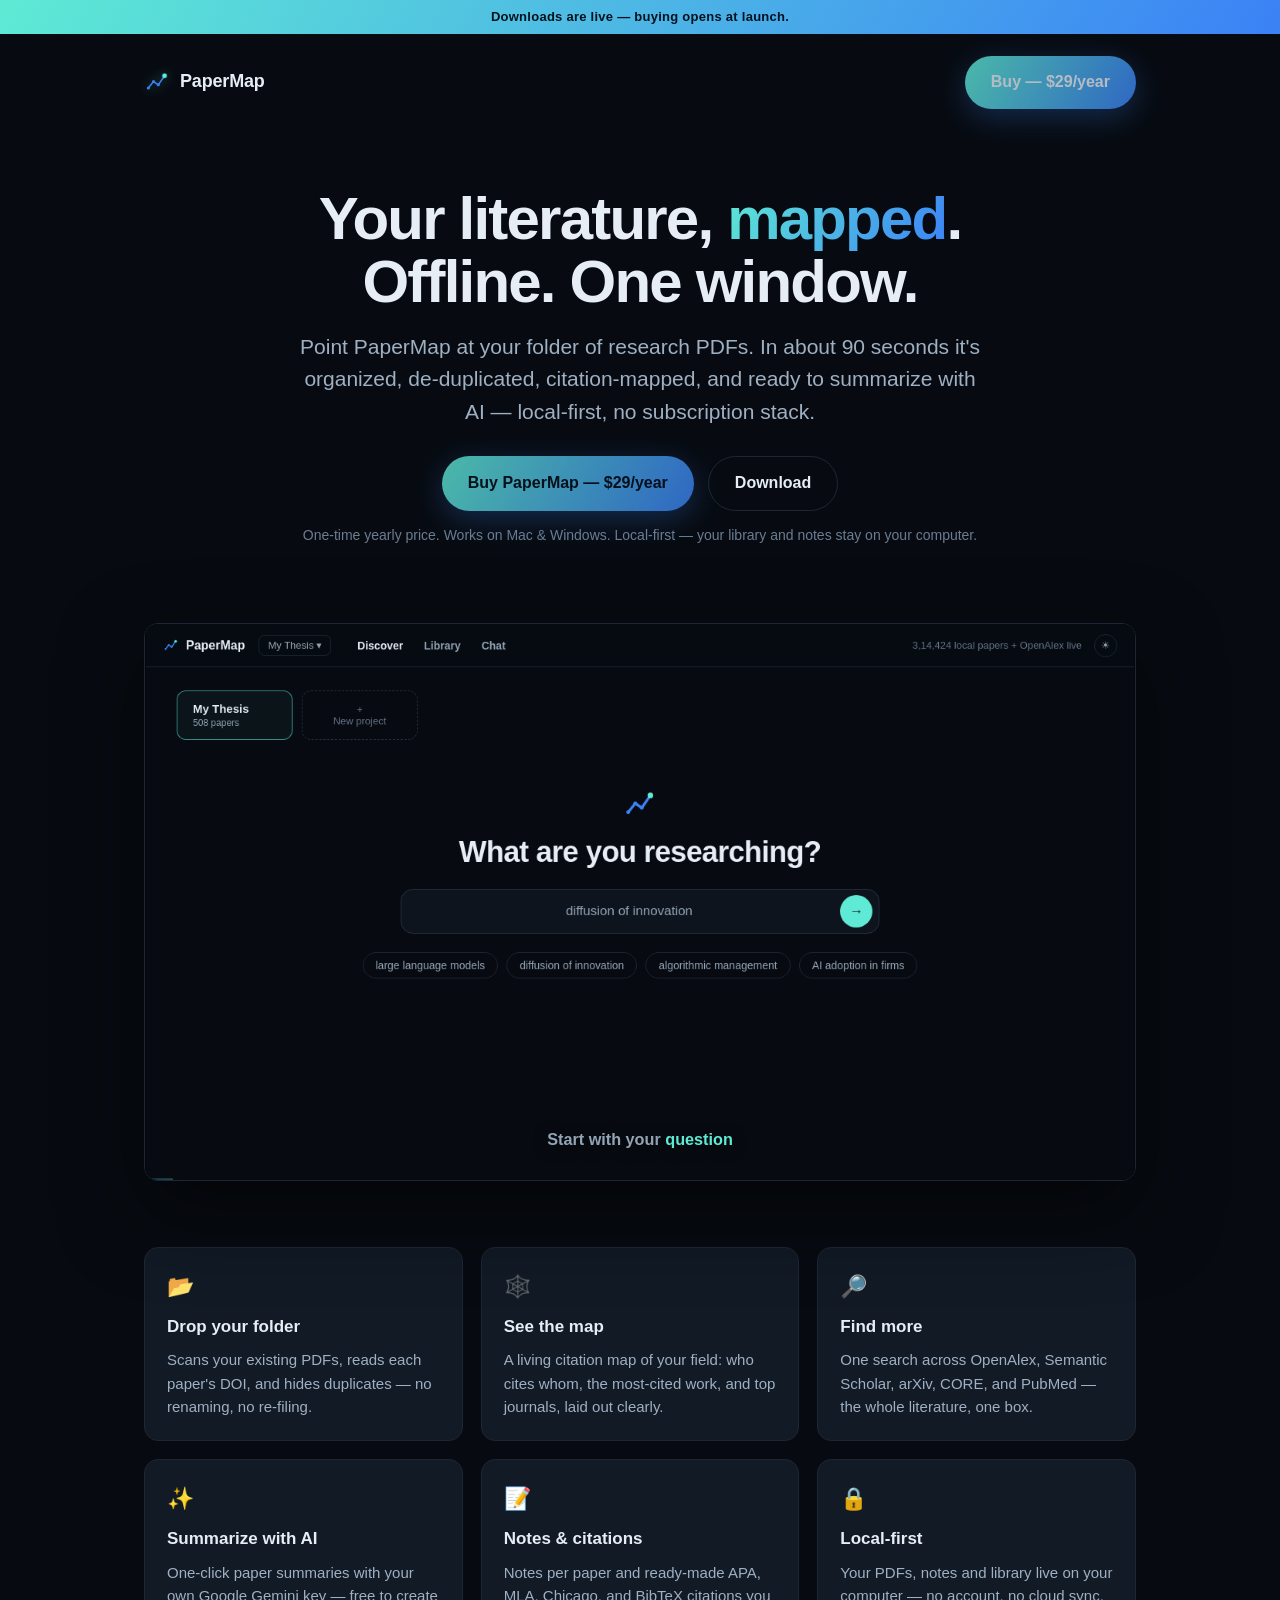
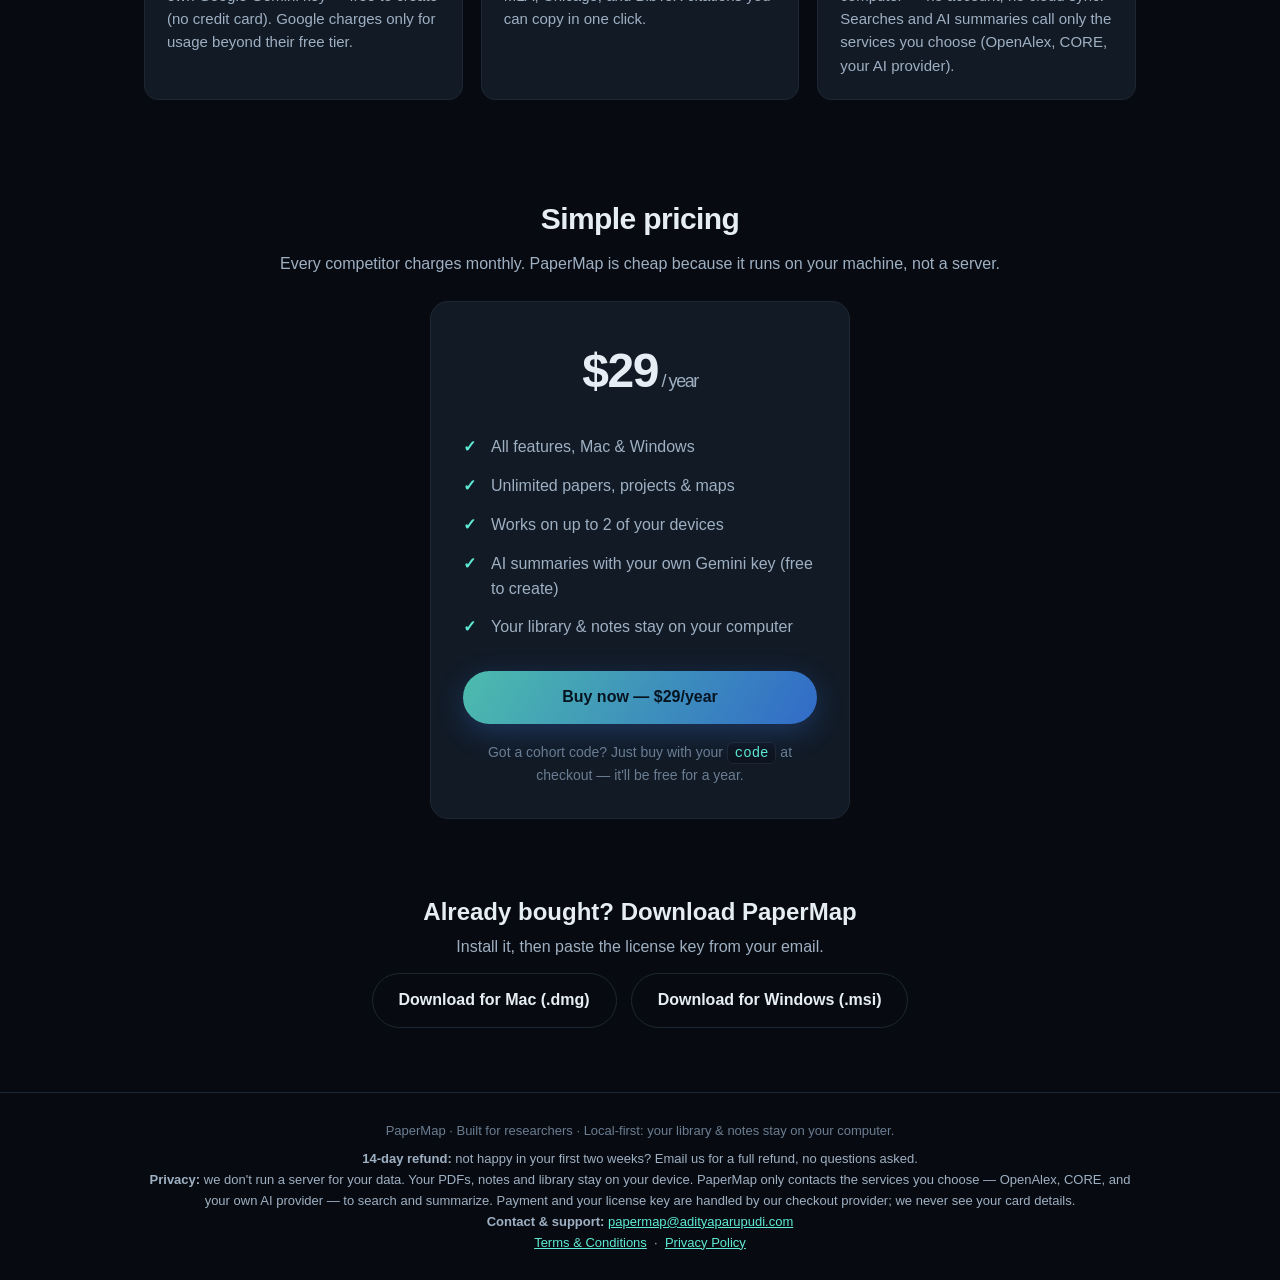
<file: papermap/index.html>
<!DOCTYPE html>
<html lang="en">
<head>
  <meta charset="UTF-8" />
  <meta name="viewport" content="width=device-width, initial-scale=1.0" />
  <title>PaperMap — your literature, mapped. Offline. One window.</title>
  <meta name="description" content="PaperMap turns your folder of research PDFs into a connected, searchable, AI-summarized map. Local-first. $29 a year." />
  <!-- Link preview (Open Graph) — controls how the link looks when pasted into iMessage,
       WhatsApp, Slack, LinkedIn, email, etc. Not a social account. If you host this somewhere
       other than papermap.adityaparupudi.com, change the domain in the 3 URLs below
       (canonical, og:url, og:image). -->
  <link rel="canonical" href="https://papermap.adityaparupudi.com/" />
  <meta property="og:type" content="website" />
  <meta property="og:site_name" content="PaperMap" />
  <meta property="og:title" content="PaperMap — your literature, mapped." />
  <meta property="og:description" content="Turn your folder of research PDFs into a connected, searchable, AI-summarized map. Local-first. $29 a year." />
  <meta property="og:url" content="https://papermap.adityaparupudi.com/" />
  <meta property="og:image" content="https://papermap.adityaparupudi.com/og-cover.png" />
  <meta property="og:image:width" content="1200" />
  <meta property="og:image:height" content="630" />
  <link rel="icon" type="image/svg+xml" href="data:image/svg+xml,%3Csvg xmlns='http://www.w3.org/2000/svg' viewBox='0 0 120 120'%3E%3Cpath d='M20 88 L44 58 L66 73 L95 31' fill='none' stroke='%233b82f6' stroke-width='8' stroke-linecap='round' stroke-linejoin='round'/%3E%3Ccircle cx='20' cy='88' r='7' fill='%233b82f6'/%3E%3Ccircle cx='44' cy='58' r='7' fill='%233b82f6'/%3E%3Ccircle cx='66' cy='73' r='7' fill='%233b82f6'/%3E%3Ccircle cx='95' cy='31' r='10.5' fill='%235eead4'/%3E%3C/svg%3E" />
  <style>
    /* ---- PaperMap landing. Single file, no backend. Edit the PLACEHOLDERS. ---- */
    :root {
      --bg: #070b11; --bg-soft: #0e141d; --card: #111a25; --border: #1d2733;
      --text: #e6edf5; --muted: #9fb0c3; --faint: #6b7d92;
      --accent: #3b82f6; --teal: #5eead4; --gold: #fbbf24;
      --radius: 14px; --maxw: 1040px;
      --font: -apple-system, BlinkMacSystemFont, "Segoe UI", Roboto, Helvetica, Arial, sans-serif;
    }
    * { box-sizing: border-box; }
    html, body { margin: 0; padding: 0; }
    body {
      background: radial-gradient(1200px 600px at 50% -10%, #0d1826 0%, var(--bg) 55%) no-repeat, var(--bg);
      color: var(--text); font-family: var(--font); line-height: 1.55;
      -webkit-font-smoothing: antialiased;
    }
    a { color: var(--teal); }
    .wrap { max-width: var(--maxw); margin: 0 auto; padding: 0 24px; }

    /* Nav */
    header.nav { padding: 22px 0; }
    .nav-row { display: flex; align-items: center; justify-content: space-between; }
    .brand { display: flex; align-items: center; gap: 10px; font-weight: 700; font-size: 18px; letter-spacing: -0.01em; }
    .brand .dot { width: 26px; height: 26px; border-radius: 8px; background: linear-gradient(135deg, var(--teal), var(--accent)); }
    .nav a.cta { color: var(--text); }

    /* Hero */
    .hero { text-align: center; padding: 56px 0 36px; }
    .hero h1 { font-size: clamp(34px, 6vw, 60px); line-height: 1.05; margin: 0 0 18px; letter-spacing: -0.03em; }
    .hero h1 .grad { background: linear-gradient(120deg, var(--teal), var(--accent)); -webkit-background-clip: text; background-clip: text; color: transparent; }
    .hero p.sub { font-size: clamp(17px, 2.4vw, 21px); color: var(--muted); max-width: 680px; margin: 0 auto 28px; }
    .btns { display: flex; gap: 14px; justify-content: center; flex-wrap: wrap; }
    .btn { display: inline-flex; align-items: center; gap: 8px; font-size: 16px; font-weight: 600; text-decoration: none; padding: 14px 26px; border-radius: 999px; transition: transform .12s ease, box-shadow .12s ease, background .15s; }
    .btn-primary { background: linear-gradient(120deg, var(--teal), var(--accent)); color: #04121f; box-shadow: 0 8px 30px rgba(59,130,246,.35); }
    .btn-primary:hover { transform: translateY(-2px); box-shadow: 0 12px 36px rgba(59,130,246,.5); }
    .btn-ghost { background: transparent; color: var(--text); border: 1px solid var(--border); }
    .btn-ghost:hover { border-color: var(--teal); color: var(--teal); }
    .price-note { margin-top: 14px; color: var(--faint); font-size: 14px; }

    /* Demo */
    .demo { margin: 40px auto 10px; }
    .demo-frame {
      position: relative; width: 100%; aspect-ratio: 16 / 9; border-radius: var(--radius); overflow: hidden;
      border: 1px solid var(--border); background: var(--bg-soft);
      box-shadow: 0 30px 80px rgba(0,0,0,.55);
      display: flex; align-items: center; justify-content: center;
    }
    .demo-frame .placeholder { text-align: center; color: var(--faint); padding: 24px; }
    .demo-frame iframe, .demo-frame video { width: 100%; height: 100%; border: 0; }

    /* Features */
    .features { padding: 56px 0; }
    .grid { display: grid; grid-template-columns: repeat(auto-fit, minmax(240px, 1fr)); gap: 18px; }
    .card { background: var(--card); border: 1px solid var(--border); border-radius: var(--radius); padding: 22px; }
    .card h3 { margin: 0 0 8px; font-size: 17px; }
    .card p { margin: 0; color: var(--muted); font-size: 15px; }
    .card .ic { font-size: 22px; margin-bottom: 10px; display: block; }

    /* Pricing */
    .pricing { padding: 40px 0 64px; text-align: center; }
    .pricing h2 { font-size: 30px; letter-spacing: -0.02em; margin: 0 0 10px; }
    .price-card { max-width: 420px; margin: 24px auto 0; background: var(--card); border: 1px solid var(--border); border-radius: 18px; padding: 32px; }
    .price-card .amt { font-size: 48px; font-weight: 800; letter-spacing: -0.03em; }
    .price-card .amt span { font-size: 18px; font-weight: 500; color: var(--muted); }
    .price-card ul { text-align: left; margin: 20px 0 24px; padding: 0; list-style: none; }
    .price-card li { padding: 7px 0 7px 28px; position: relative; color: var(--muted); }
    .price-card li::before { content: "✓"; position: absolute; left: 0; color: var(--teal); font-weight: 700; }
    .cohort { margin-top: 18px; color: var(--faint); font-size: 14px; }
    .cohort code { background: var(--bg-soft); border: 1px solid var(--border); border-radius: 6px; padding: 2px 7px; color: var(--teal); }

    /* Downloads */
    .downloads { padding: 10px 0 64px; text-align: center; }
    .downloads .btns { margin-top: 14px; }

    footer { border-top: 1px solid var(--border); padding: 28px 0; color: var(--faint); font-size: 13px; text-align: center; }
    .ph { outline: 1px dashed var(--gold); outline-offset: 3px; }
    .ph-note { color: var(--gold); font-size: 12px; }
  </style>
</head>
<body>
  <header class="nav">
    <div class="wrap nav-row">
      <div class="brand"><svg class="mark" width="26" height="26" viewBox="0 0 120 120" fill="none" aria-hidden="true" style="filter: drop-shadow(0 0 6px rgba(94,234,212,.4))"><path d="M20 88 L44 58 L66 73 L95 31" fill="none" stroke="#3b82f6" stroke-width="7" stroke-linecap="round" stroke-linejoin="round"/><circle cx="20" cy="88" r="7" fill="#3b82f6"/><circle cx="44" cy="58" r="7" fill="#3b82f6"/><circle cx="66" cy="73" r="7" fill="#3b82f6"/><circle cx="95" cy="31" r="14" fill="#5eead4" opacity="0.16"/><circle cx="95" cy="31" r="10.5" fill="#5eead4"/></svg> PaperMap</div>
      <!-- PLACEHOLDER: replace # with your Lemon Squeezy checkout URL -->
      <a class="btn btn-primary cta" id="buy-nav" href="#buy">Buy — $29/year</a>
    </div>
  </header>

  <main>
    <section class="hero">
      <div class="wrap">
        <h1>Your literature, <span class="grad">mapped</span>.<br />Offline. One window.</h1>
        <p class="sub">
          Point PaperMap at your folder of research PDFs. In about 90 seconds it's organized,
          de-duplicated, citation-mapped, and ready to summarize with AI — local-first,
          no subscription stack.
        </p>
        <div class="btns">
          <!-- PLACEHOLDER: replace # with your Lemon Squeezy checkout URL -->
          <a class="btn btn-primary" id="buy-hero" href="#buy">Buy PaperMap — $29/year</a>
          <a class="btn btn-ghost" href="#download">Download</a>
        </div>
        <div class="price-note">One‑time yearly price. Works on Mac & Windows. Local‑first — your library and notes stay on your computer.</div>
      </div>
    </section>

    <section class="wrap demo">
      <div class="demo-frame">
        <iframe src="demo.html" title="PaperMap — 90-second demo" loading="lazy" scrolling="no"></iframe>
      </div>
    </section>

    <section class="features">
      <div class="wrap">
        <div class="grid">
          <div class="card"><span class="ic">📂</span><h3>Drop your folder</h3><p>Scans your existing PDFs, reads each paper's DOI, and hides duplicates — no renaming, no re-filing.</p></div>
          <div class="card"><span class="ic">🕸️</span><h3>See the map</h3><p>A living citation map of your field: who cites whom, the most-cited work, and top journals, laid out clearly.</p></div>
          <div class="card"><span class="ic">🔎</span><h3>Find more</h3><p>One search across OpenAlex, Semantic Scholar, arXiv, CORE, and PubMed — the whole literature, one box.</p></div>
          <div class="card"><span class="ic">✨</span><h3>Summarize with AI</h3><p>One-click paper summaries with your own Google Gemini key — free to create (no credit card). Google charges only for usage beyond their free tier.</p></div>
          <div class="card"><span class="ic">📝</span><h3>Notes & citations</h3><p>Notes per paper and ready-made APA, MLA, Chicago, and BibTeX citations you can copy in one click.</p></div>
          <div class="card"><span class="ic">🔒</span><h3>Local‑first</h3><p>Your PDFs, notes and library live on your computer — no account, no cloud sync. Searches and AI summaries call only the services you choose (OpenAlex, CORE, your AI provider).</p></div>
        </div>
      </div>
    </section>

    <section class="pricing" id="buy">
      <div class="wrap">
        <h2>Simple pricing</h2>
        <p style="color:var(--muted);margin:0;">Every competitor charges monthly. PaperMap is cheap because it runs on your machine, not a server.</p>
        <div class="price-card">
          <div class="amt">$29<span> / year</span></div>
          <ul>
            <li>All features, Mac & Windows</li>
            <li>Unlimited papers, projects & maps</li>
            <li>Works on up to 2 of your devices</li>
            <li>AI summaries with your own Gemini key (free to create)</li>
            <li>Your library &amp; notes stay on your computer</li>
          </ul>
          <!-- PLACEHOLDER: replace # with your Lemon Squeezy checkout URL -->
          <a class="btn btn-primary" id="buy-card" href="#" style="width:100%;justify-content:center;">Buy now — $29/year</a>
          <div class="cohort">
            Got a cohort code? Just buy with your <code>code</code> at checkout — it'll be free for a year.
          </div>
        </div>
      </div>
    </section>

    <section class="downloads" id="download">
      <div class="wrap">
        <h2 style="font-size:24px;margin:0 0 4px;">Already bought? Download PaperMap</h2>
        <p style="color:var(--muted);margin:0;">Install it, then paste the license key from your email.</p>
        <div class="btns">
          <!-- PLACEHOLDER: replace # with your GitHub Release .dmg / .msi links -->
          <a class="btn btn-ghost" id="dl-mac" href="#"> Download for Mac (.dmg)</a>
          <a class="btn btn-ghost" id="dl-win" href="#"> Download for Windows (.msi)</a>
        </div>
      </div>
    </section>
  </main>

  <footer>
    <div class="wrap">
      PaperMap · Built for researchers · Local‑first: your library &amp; notes stay on your computer.<br />
      <span style="display:inline-block;margin-top:8px;color:var(--muted);font-size:13px;line-height:1.6;">
        <strong>14‑day refund:</strong> not happy in your first two weeks? Email us for a full refund, no questions asked.<br />
        <strong>Privacy:</strong> we don't run a server for your data. Your PDFs, notes and library stay on your device.
        PaperMap only contacts the services you choose — OpenAlex, CORE, and your own AI provider — to search and summarize.
        Payment and your license key are handled by our checkout provider; we never see your card details.<br />
        <strong>Contact &amp; support:</strong> <a href="mailto:papermap@adityaparupudi.com">papermap@adityaparupudi.com</a><br />
        <a href="/terms.html">Terms &amp; Conditions</a> &nbsp;·&nbsp; <a href="/privacy.html">Privacy Policy</a>
      </span>
    </div>
  </footer>

  <script>
    // Single place to set your live URLs once, instead of editing each link.
    // Fill these in after your Lemon Squeezy store + GitHub Release exist.
    var PAPERMAP = {
      // Buy stays OFF until Lemon Squeezy approves the store for live payments.
      // At launch: set buyLive to true and redeploy — the checkout URL is already in place.
      buyLive: false,
      checkoutUrl: "https://papermap.lemonsqueezy.com/checkout/buy/534f5fb5-5ec2-49ea-aaf6-47a0901fdb1f",  // Lemon Squeezy checkout
      macDownloadUrl: "https://github.com/blastadi/aditya-website/releases/download/papermap-downloads/PaperMap-mac.dmg",
      winDownloadUrl: "https://github.com/blastadi/aditya-website/releases/download/papermap-downloads/PaperMap-windows.msi",
    };
    (function () {
      var live = PAPERMAP.buyLive && !!PAPERMAP.checkoutUrl;
      var toast;
      function showSoon() {
        if (!toast) { toast = document.createElement("div"); toast.className = "soon-toast"; document.body.appendChild(toast); }
        toast.textContent = "Launching soon — checkout isn’t live yet.";
        toast.classList.add("show"); clearTimeout(showSoon._t);
        showSoon._t = setTimeout(function () { toast.classList.remove("show"); }, 2200);
      }
      // Wire each CTA if its URL exists; otherwise show a tasteful "coming soon" state
      // (no dead # jump). Everything auto-resolves once you paste the real URLs.
      function wire(id, url) {
        var el = document.getElementById(id); if (!el) return;
        if (url) { el.setAttribute("href", url); el.classList.remove("soon"); el.removeAttribute("aria-disabled"); return; }
        el.setAttribute("href", "#"); el.classList.add("soon"); el.setAttribute("aria-disabled", "true"); el.title = "Coming soon";
        el.addEventListener("click", function (e) { e.preventDefault(); showSoon(); });
      }
      ["buy-nav", "buy-hero", "buy-card"].forEach(function (id) { wire(id, live ? PAPERMAP.checkoutUrl : ""); });
      wire("dl-mac", PAPERMAP.macDownloadUrl);
      wire("dl-win", PAPERMAP.winDownloadUrl);

      var dlReady = !!PAPERMAP.macDownloadUrl;
      var ready = live && dlReady;
      if (!ready) {
        var r = document.createElement("div"); r.className = "preview-ribbon";
        r.innerHTML = (dlReady && !live)
          ? "Downloads are live — buying opens at launch."
          : "Preview — buying &amp; downloads open soon.";
        document.body.appendChild(r);
        document.body.style.paddingTop = "34px";
      }

      var s = document.createElement("style");
      s.textContent =
        ".soon{opacity:.78;cursor:default;}" +
        ".preview-ribbon{position:fixed;left:0;right:0;top:0;z-index:60;text-align:center;" +
          "font-size:13px;font-weight:600;letter-spacing:.02em;color:#04121f;" +
          "background:linear-gradient(120deg,var(--teal),var(--accent));padding:7px 12px;}" +
        ".soon-toast{position:fixed;left:50%;bottom:26px;transform:translateX(-50%) translateY(12px);" +
          "background:var(--card);color:var(--text);border:1px solid var(--border);border-radius:10px;" +
          "padding:11px 16px;font-size:14px;font-weight:600;box-shadow:0 12px 40px rgba(0,0,0,.5);" +
          "opacity:0;transition:opacity .25s,transform .25s;z-index:61;pointer-events:none;}" +
        ".soon-toast.show{opacity:1;transform:translateX(-50%) translateY(0);}";
      document.head.appendChild(s);
    })();
  </script>
</body>
</html>
</file>
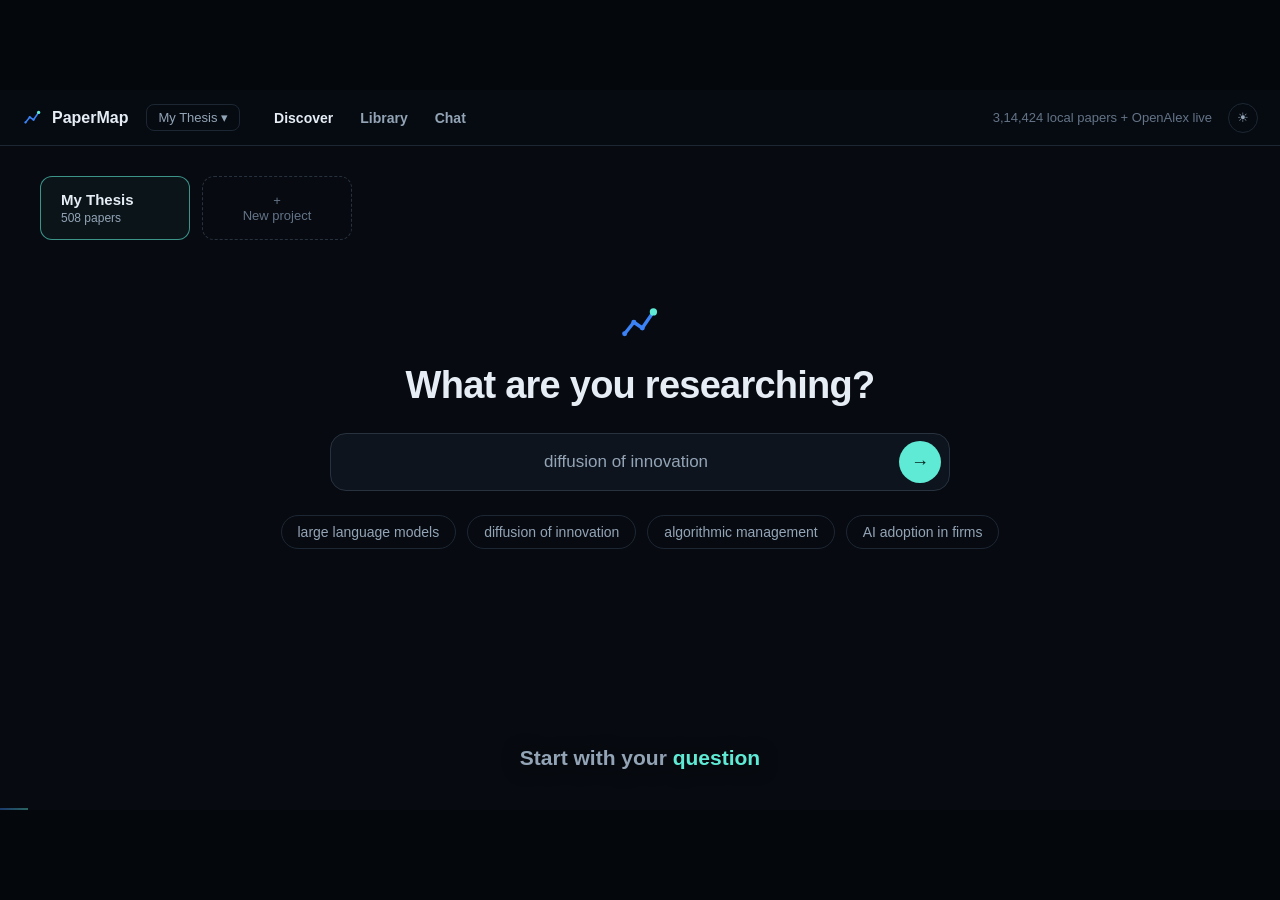
<file: papermap/demo.html>
<!DOCTYPE html>
<html lang="en">
<head>
<meta charset="UTF-8" />
<meta name="viewport" content="width=device-width, initial-scale=1.0" />
<title>PaperMap — product film</title>
<style>
  /* PaperMap keynote film — faithful to the real app (map verified against the shipping UI).
     Virtual camera over real surfaces; the concentric citation map is the hero. */
  :root{
    --bg:#070b11; --panel:#0e141d; --card:#0e141d; --elev:#131c27; --border:#1d2733; --border2:#28323f;
    --text:#e6edf5; --muted:#93a4b6; --faint:#647387;
    --blue:#3b82f6; --teal:#5eead4; --amber:#fbbf24; --gold:#fde68a; --hl:#6ee7b7; --focal:#eaf4ff; --mint:#6ee7b7;
    --font:-apple-system,BlinkMacSystemFont,"Segoe UI",Roboto,Helvetica,Arial,sans-serif;
    --mono:ui-monospace,SFMono-Regular,Menlo,monospace;
    --big:cubic-bezier(.65,0,.35,1); --settle:cubic-bezier(.22,.61,.36,1);
  }
  *{box-sizing:border-box;}
  html,body{margin:0;height:100%;background:#04070b;overflow:hidden;}
  body{display:flex;align-items:center;justify-content:center;font-family:var(--font);}
  #fit{position:absolute;left:50%;top:50%;transform-origin:center center;}
  .stage{width:1280px;height:720px;position:relative;overflow:hidden;background:var(--bg);}
  .surface{position:absolute;inset:0;opacity:0;transition:opacity .55s var(--settle);}
  .surface.on{opacity:1;}
  .cam{position:absolute;width:1280px;height:720px;left:0;top:0;transform-origin:0 0;will-change:transform;}

  #cap{position:absolute;left:0;right:0;bottom:40px;z-index:90;text-align:center;color:var(--muted);
    font-size:21px;font-weight:600;opacity:0;transition:opacity .4s var(--settle);pointer-events:none;text-shadow:0 2px 18px rgba(0,0,0,.85);}
  #cap.show{opacity:1;} #cap b{color:var(--teal);font-weight:700;}
  #bar{position:absolute;left:0;bottom:0;height:2px;width:0;z-index:95;background:linear-gradient(90deg,var(--blue),var(--teal));opacity:.4;}

  /* ---- shared top bar ---- */
  .topbar{position:absolute;left:0;right:0;top:0;height:56px;background:rgba(7,11,17,.85);border-bottom:1px solid var(--border);
    display:flex;align-items:center;gap:18px;padding:0 22px;z-index:10;}
  .brand{display:flex;align-items:center;gap:9px;font-weight:700;font-size:16px;color:var(--text);}
  .brand svg{width:21px;height:21px;}
  .proj{font-size:13px;color:var(--muted);border:1px solid var(--border);border-radius:8px;padding:5px 11px;}
  .ntabs{display:flex;gap:3px;margin-left:4px;}
  .ntab{font-size:14px;font-weight:600;color:var(--muted);padding:7px 12px;border-radius:8px;}
  .ntab.act{color:var(--text);}
  .tbright{margin-left:auto;display:flex;align-items:center;gap:16px;color:var(--faint);font-size:13px;}
  .tbright .dot{width:30px;height:30px;border-radius:50%;border:1px solid var(--border);display:flex;align-items:center;justify-content:center;color:var(--muted);}

  /* ---- HOME ---- */
  #home .cam{background:var(--bg);}
  .home-wrap{position:absolute;left:0;right:0;top:56px;bottom:0;padding:30px 40px;overflow:hidden;}
  .projs{display:flex;gap:12px;margin-bottom:60px;}
  .projcard{border:1px solid var(--teal);border-radius:12px;padding:14px 20px;min-width:150px;}
  .projcard.a{border-color:rgba(94,234,212,.6);background:rgba(94,234,212,.04);}
  .projcard .pn{color:var(--text);font-size:15px;font-weight:600;} .projcard .pc{color:var(--muted);font-size:12px;margin-top:3px;}
  .projcard.new{border:1px dashed var(--border2);color:var(--faint);display:flex;flex-direction:column;align-items:center;justify-content:center;font-size:13px;}
  .home-hero{text-align:center;margin-top:30px;}
  .home-hero .mk{width:46px;height:46px;margin:0 auto 14px;}
  .home-hero h1{font-size:38px;font-weight:700;color:var(--text);margin:0 0 26px;letter-spacing:-.02em;}
  .home-search{max-width:620px;margin:0 auto;height:58px;border-radius:16px;border:1px solid var(--border2);background:var(--card);
    display:flex;align-items:center;padding:0 8px 0 22px;}
  .home-search .q{flex:1;color:var(--muted);font-size:17px;}
  .home-search .go{width:42px;height:42px;border-radius:50%;background:var(--teal);color:#06231e;display:flex;align-items:center;justify-content:center;font-size:18px;}
  .chips{display:flex;gap:11px;justify-content:center;margin-top:24px;}
  .chips span{font-size:14px;color:var(--muted);border:1px solid var(--border);border-radius:999px;padding:8px 16px;}

  /* ---- SEARCH ---- */
  #app .cam{background:var(--bg);}
  #app.light .cam{background:#f4f7fb;}
  .content{position:absolute;left:0;right:0;top:56px;bottom:0;overflow:hidden;}
  .view{position:absolute;inset:0;padding:24px 40px;opacity:0;transition:opacity .45s var(--settle);}
  .view.on{opacity:1;}
  .wrapc{max-width:900px;margin:0 auto;}
  .toolbar{display:flex;align-items:center;justify-content:space-between;border-bottom:1px solid var(--border);padding-bottom:12px;margin-bottom:14px;}
  .rescount{color:var(--muted);font-size:13px;}
  .sfpill{display:inline-flex;align-items:center;gap:7px;background:var(--elev);border:1px solid var(--border);color:var(--muted);font-size:13px;padding:7px 15px;border-radius:999px;}
  .pcard{background:var(--card);border:1px solid var(--border);border-radius:8px;padding:16px 19px;margin-bottom:11px;opacity:0;transform:translateY(10px);}
  .pcard h3{margin:0 0 6px;font-size:17px;font-weight:600;color:var(--text);}
  .pcard .au{color:var(--muted);font-size:13px;margin:0 0 8px;}
  .pcard .mt{color:var(--faint);font-size:13px;display:flex;gap:12px;align-items:center;}
  .pcard .ct{color:var(--blue);font-weight:500;}
  #dock{position:absolute;right:30px;bottom:26px;width:236px;background:var(--card);border:1px solid var(--border);border-radius:12px;padding:14px 16px;z-index:6;}
  #dock .dh{display:flex;align-items:center;gap:8px;color:var(--muted);font-size:13px;font-weight:600;margin-bottom:11px;}
  #dock .dq{color:var(--text);font-size:14px;font-weight:600;}
  #dock .ds{color:var(--teal);font-size:12.5px;margin-top:4px;}

  /* ---- PAPER ---- */
  .pactions{display:flex;gap:9px;margin-bottom:22px;flex-wrap:wrap;}
  .pact{display:inline-flex;align-items:center;gap:7px;font-size:13px;font-weight:600;color:var(--text);background:var(--elev);border:1px solid var(--border);border-radius:9px;padding:9px 14px;}
  .pact.map{border-color:rgba(94,234,212,.4);}
  .ph1{font-size:25px;font-weight:700;color:var(--text);margin:0 0 9px;letter-spacing:-.01em;}
  #app.light .ph1{color:#111a24;}
  .pmeta{color:var(--muted);font-size:13.5px;margin-bottom:22px;}
  .pmeta a{color:var(--blue);}
  .abstract{background:var(--card);border:1px solid var(--border);border-radius:12px;padding:20px 22px;}
  .abstract .h{font-size:12px;font-weight:700;letter-spacing:.08em;color:var(--faint);text-transform:uppercase;margin-bottom:12px;}
  .abstract p{color:var(--muted);font-size:14.5px;line-height:1.65;margin:0;}
  /* AI summary on paper */
  .ai{margin-top:16px;background:linear-gradient(180deg,rgba(94,234,212,.06),rgba(59,130,246,.04));border:1px solid rgba(94,234,212,.22);border-radius:12px;padding:18px 22px;}
  .ai .h{display:flex;align-items:center;gap:10px;border-bottom:1px dashed rgba(94,234,212,.4);padding-bottom:11px;margin-bottom:13px;}
  .ai .h .lab{font-size:12px;font-weight:700;letter-spacing:.06em;color:var(--faint);text-transform:uppercase;}
  .ai .h .fresh{font-size:11px;font-weight:600;color:var(--mint);background:rgba(52,211,153,.18);border-radius:10px;padding:2px 9px;opacity:0;transition:opacity .4s;}
  .ai .b{color:var(--text);font-size:14.5px;line-height:1.6;}
  .ai .b div{opacity:0;transform:translateY(5px);margin-bottom:9px;}

  /* ---- CITATIONS ---- */
  .libcard{background:var(--card);border:1px solid var(--border);border-radius:12px;padding:22px;}
  #app.light .libcard{background:#fff;border-color:#e4e9f0;}
  .libhead{display:flex;align-items:center;justify-content:space-between;margin-bottom:14px;}
  .libhead .lt{color:var(--text);font-size:17px;font-weight:650;} #app.light .libhead .lt{color:#111a24;}
  .cstyles{display:flex;gap:6px;}
  .cstyle{font-size:12px;font-weight:600;color:var(--muted);border:1px solid var(--border);border-radius:7px;padding:6px 12px;}
  .cstyle.act{color:var(--teal);border-color:rgba(94,234,212,.5);background:rgba(94,234,212,.1);}
  #app.light .cstyle.act{color:#0a6a60;border-color:#0a6a60;background:rgba(10,106,96,.08);}
  .libcite{font-family:var(--mono);font-size:13.5px;line-height:1.65;color:var(--muted);background:var(--bg);border:1px solid var(--border);border-radius:8px;padding:15px 17px;min-height:78px;}
  #app.light .libcite{color:#52616f;background:#f4f7fb;border-color:#e4e9f0;}
  .libcopy{display:inline-flex;align-items:center;gap:7px;margin-top:13px;font-size:13px;font-weight:600;color:var(--text);background:var(--elev);border:1px solid var(--border);border-radius:8px;padding:9px 15px;transition:border-color .2s,color .2s;}
  #app.light .libcopy{color:#111a24;background:#fff;border-color:#e4e9f0;}
  .libcopy.copied{border-color:var(--teal);color:var(--teal);}

  /* ============ MAP (faithful, verified) ============ */
  #map .cam{background:var(--bg);}
  .m-hdr{position:absolute;left:0;right:0;top:0;height:54px;background:#0e141d;border-bottom:1px solid var(--border);display:flex;align-items:center;gap:18px;padding:0 22px;z-index:6;}
  .m-hdr .lg{width:20px;height:20px;}
  .m-hdr .back{color:var(--teal);font-size:14px;font-weight:600;}
  .m-hdr .ttl{color:var(--text);font-size:14px;font-weight:600;white-space:nowrap;overflow:hidden;text-overflow:ellipsis;max-width:540px;}
  .m-lenses{margin-left:auto;display:flex;gap:8px;}
  .m-lens{font-size:13px;font-weight:600;color:var(--muted);border:1px solid var(--border2);border-radius:999px;padding:6px 15px;background:rgba(255,255,255,.02);transition:all .25s;}
  .m-lens.act{background:rgba(94,234,212,.16);color:#aef7e6;border-color:rgba(94,234,212,.45);}
  .m-canvas{position:absolute;left:0;top:54px;right:392px;bottom:0;overflow:hidden;background:radial-gradient(ellipse 72% 72% at 50% 44%,#12202b 0%,#0a121a 46%,#060a10 100%);}
  .m-canvas svg{width:100%;height:100%;display:block;}
  .m-edge{stroke:#33485a;stroke-opacity:.28;stroke-width:1;fill:none;transition:stroke .4s,stroke-opacity .4s,stroke-width .4s;}
  .m-edge.hot{stroke:var(--hl);stroke-opacity:.92;stroke-width:1.8;}
  .m-nd{transition:opacity .45s ease,transform .55s var(--settle);} .m-nd.dim{opacity:.13;}
  .m-flabel{fill:#c8d6e6;font:600 8px var(--font);}
  .m-ctrl{position:absolute;top:18px;right:18px;display:flex;flex-direction:column;gap:6px;z-index:5;}
  .m-mc{width:40px;height:40px;border-radius:10px;background:rgba(20,28,38,.85);border:1px solid var(--border2);color:#c2d0de;display:flex;align-items:center;justify-content:center;font-size:18px;}
  .m-legend{position:absolute;top:182px;right:18px;background:rgba(14,20,29,.85);border:1px solid var(--border2);border-radius:12px;padding:14px 16px;display:flex;flex-direction:column;gap:11px;z-index:5;}
  .m-leg{display:flex;align-items:center;gap:11px;font-size:14px;color:var(--muted);font-weight:500;}
  .m-leg i{width:13px;height:13px;border-radius:50%;display:block;}
  .m-leg .f{background:var(--focal);} .m-leg .r{background:var(--teal);} .m-leg .c{background:var(--amber);} .m-leg .j{background:transparent;border:2px solid var(--gold);}
  .m-tip{position:absolute;background:rgba(10,16,24,.94);border:1px solid var(--border2);border-radius:12px;padding:13px 16px;max-width:340px;z-index:7;opacity:0;transition:opacity .3s ease;}
  .m-tip .t{color:#eaf4ff;font-size:15px;font-weight:600;line-height:1.3;} .m-tip .m{color:var(--muted);font-size:12px;margin-top:5px;}
  .m-side{position:absolute;top:54px;right:0;bottom:0;width:392px;background:var(--bg);border-left:1px solid var(--border);padding:26px 28px;z-index:5;}
  .m-role{display:inline-block;background:var(--teal);color:#08231e;font-size:12px;font-weight:700;letter-spacing:.04em;padding:5px 13px;border-radius:999px;text-transform:uppercase;}
  .m-stitle{color:var(--text);font-size:23px;font-weight:700;line-height:1.25;margin:16px 0 12px;letter-spacing:-.01em;}
  .m-sauth{color:var(--muted);font-size:15px;margin-bottom:6px;} .m-smeta{color:var(--muted);font-size:14px;margin-bottom:18px;}
  .m-sabs{color:var(--muted);font-size:14px;line-height:1.6;margin-bottom:20px;}
  .m-sopen{display:block;text-align:center;background:var(--teal);color:#08231e;font-size:15px;font-weight:700;border-radius:11px;padding:13px;margin-bottom:11px;}
  .m-srec{display:block;text-align:center;color:var(--text);font-size:15px;font-weight:600;border:1px solid var(--border2);border-radius:11px;padding:13px;}

  /* ---- LOGO ---- */
  #logo .cam{background:var(--bg);display:flex;flex-direction:column;align-items:center;justify-content:center;gap:18px;}
  #logo svg{width:140px;height:140px;}
  #logo .wm{font-size:40px;font-weight:800;color:var(--text);letter-spacing:-.03em;}
  #logo .lt{font-size:20px;font-weight:600;color:var(--teal);}
  #logowash{position:absolute;inset:0;background:var(--bg);opacity:0;z-index:2;}
</style>
</head>
<body>
<div id="fit"><div class="stage" id="stage">

  <!-- HOME -->
  <div class="surface" id="home"><div class="cam">
    <div class="topbar">
      <span class="brand"><svg viewBox="0 0 120 120"><path d="M20 88 L44 58 L66 73 L95 31" fill="none" stroke="#3b82f6" stroke-width="9" stroke-linecap="round" stroke-linejoin="round"/><circle cx="20" cy="88" r="6.5" fill="#3b82f6"/><circle cx="44" cy="58" r="6.5" fill="#3b82f6"/><circle cx="66" cy="73" r="6.5" fill="#3b82f6"/><circle cx="95" cy="31" r="9.5" fill="#5eead4"/></svg>PaperMap</span>
      <span class="proj">My Thesis ▾</span>
      <span class="ntabs"><span class="ntab act">Discover</span><span class="ntab">Library</span><span class="ntab">Chat</span></span>
      <span class="tbright"><span>3,14,424 local papers + OpenAlex live</span><span class="dot">☀</span></span>
    </div>
    <div class="home-wrap">
      <div class="projs"><div class="projcard a"><div class="pn">My Thesis</div><div class="pc">508 papers</div></div><div class="projcard new">+<span>New project</span></div></div>
      <div class="home-hero">
        <svg class="mk" viewBox="0 0 120 120"><path d="M20 88 L44 58 L66 73 L95 31" fill="none" stroke="#3b82f6" stroke-width="9" stroke-linecap="round" stroke-linejoin="round"/><circle cx="20" cy="88" r="6.5" fill="#3b82f6"/><circle cx="44" cy="58" r="6.5" fill="#3b82f6"/><circle cx="66" cy="73" r="6.5" fill="#3b82f6"/><circle cx="95" cy="31" r="9.5" fill="#5eead4"/></svg>
        <h1>What are you researching?</h1>
        <div class="home-search"><span class="q" id="homeq">diffusion of innovation</span><span class="go">→</span></div>
        <div class="chips"><span>large language models</span><span>diffusion of innovation</span><span>algorithmic management</span><span>AI adoption in firms</span></div>
      </div>
    </div>
  </div></div>

  <!-- APP SHELL (search / paper / citations) -->
  <div class="surface" id="app"><div class="cam">
    <div class="topbar">
      <span class="brand"><svg viewBox="0 0 120 120"><path d="M20 88 L44 58 L66 73 L95 31" fill="none" stroke="#3b82f6" stroke-width="9" stroke-linecap="round" stroke-linejoin="round"/><circle cx="20" cy="88" r="6.5" fill="#3b82f6"/><circle cx="44" cy="58" r="6.5" fill="#3b82f6"/><circle cx="66" cy="73" r="6.5" fill="#3b82f6"/><circle cx="95" cy="31" r="9.5" fill="#5eead4"/></svg>PaperMap</span>
      <span class="proj">My Thesis ▾</span>
      <span class="ntabs"><span class="ntab act" id="tabD">Discover</span><span class="ntab" id="tabL">Library</span><span class="ntab">Chat</span></span>
      <span class="tbright"><span>3,14,424 local papers + OpenAlex live</span><span class="dot">☀</span></span>
    </div>
    <div class="content">
      <!-- search -->
      <div class="view" id="v-search"><div class="wrapc">
        <div class="toolbar"><span class="rescount" id="rescount">50 papers · searching OpenAlex</span><span class="sfpill">⌄ Sort &amp; filter</span></div>
        <div id="cards"></div>
      </div>
      <div id="dock"><div class="dh">⌄ Searches</div><div class="dq">diffusion of innovation</div><div class="ds" id="dstat">Searching OpenAlex…</div></div></div>
      <!-- paper -->
      <div class="view" id="v-paper"><div class="wrapc">
        <div class="pactions"><span class="pact">⌂ Home</span><span class="pact">📓 Notebook</span><span class="pact">✦ Summarize with AI</span><span class="pact">⤓ Find free PDF</span><span class="pact">+ Save to library</span><span class="pact map">⊹ View as map</span></div>
        <h1 class="ph1">Managerial Fads and Fashions: The Diffusion and Rejection of Innovations</h1>
        <div class="pmeta">Eric Abrahamson · 1991 · Academy of Management Review · 1,980 citations · <a>doi.org/10.5465/amr.1991.4279484</a></div>
        <div class="abstract"><div class="h">Abstract</div><p>Reviews indicate that the dominant perspective in the diffusion of innovation literature contains proinnovation biases which suggest that innovations and the diffusion of innovations will benefit adopters. As a result, it is difficult to address when and how technically inefficient innovations diffuse, or when efficient innovations are rejected…</p></div>
        <div class="ai" id="aibox"><div class="h"><span class="lab">AI summary</span><span class="fresh" id="fresh">just generated</span></div><div class="b" id="aib"></div></div>
      </div></div>
      <!-- citations -->
      <div class="view" id="v-cite"><div class="wrapc">
        <div class="libcard">
          <div class="libhead"><span class="lt">Notes &amp; Citations</span><span class="cstyles"><span class="cstyle act" data-s="apa">APA</span><span class="cstyle" data-s="mla">MLA</span><span class="cstyle" data-s="chi">Chicago</span><span class="cstyle" data-s="bib">BibTeX</span></span></div>
          <div class="libcite" id="citetext"></div>
          <span class="libcopy" id="copybtn">⧉ Copy</span>
        </div>
      </div></div>
    </div>
  </div></div>

  <!-- MAP (faithful) -->
  <div class="surface" id="map"><div class="cam">
    <div class="m-hdr">
      <svg class="lg" viewBox="0 0 120 120"><path d="M20 88 L44 58 L66 73 L95 31" fill="none" stroke="#3b82f6" stroke-width="9" stroke-linecap="round" stroke-linejoin="round"/><circle cx="20" cy="88" r="7" fill="#3b82f6"/><circle cx="44" cy="58" r="7" fill="#3b82f6"/><circle cx="66" cy="73" r="7" fill="#3b82f6"/><circle cx="95" cy="31" r="10.5" fill="#5eead4"/></svg>
      <span class="back">← Back</span>
      <span class="ttl">Managerial Fads and Fashions: The Diffusion and Rejection of Innovations</span>
      <span class="m-lenses"><span class="m-lens" id="lensA">Most cited</span><span class="m-lens">Top journals</span><span class="m-lens">Same field</span></span>
    </div>
    <div class="m-canvas" id="mcanvas">
      <div class="m-ctrl"><div class="m-mc">＋</div><div class="m-mc">－</div><div class="m-mc">⤢</div></div>
      <div class="m-legend"><div class="m-leg"><i class="f"></i>Focal</div><div class="m-leg"><i class="r"></i>References</div><div class="m-leg"><i class="c"></i>Citations</div><div class="m-leg"><i class="j"></i>Top journal</div></div>
      <div class="m-tip" id="mtip"><div class="t">Technological Discontinuities and Organizational Environments</div><div class="m">1986 · 6,123 citations · A* journal (ABS)</div></div>
    </div>
    <div class="m-side">
      <span class="m-role" id="mrole">Focal paper</span>
      <div class="m-stitle" id="mstitle">Managerial Fads and Fashions: The Diffusion and Rejection of Innovations</div>
      <div class="m-sauth" id="msauth">Eric Abrahamson</div>
      <div class="m-smeta" id="msmeta">1991 · Academy of Management Review · 1,980 cites</div>
      <div class="m-sabs" id="msabs">Reviews indicate that the dominant perspective in the diffusion of innovation literature contains proinnovation biases which suggest that innovations and the diffusion of innovations will benefit adopters…</div>
      <a class="m-sopen">Open paper page →</a><a class="m-srec">Recenter map here</a>
    </div>
  </div></div>

  <!-- LOGO -->
  <div class="surface" id="logo"><div class="cam">
    <svg id="logosvg" viewBox="0 0 120 120"><path id="logopath" d="M20 88 L44 58 L66 73 L95 31" fill="none" stroke="#3b82f6" stroke-width="6" stroke-linecap="round" stroke-linejoin="round"/><circle cx="95" cy="31" r="13" fill="#5eead4" opacity=".16"/><circle cx="20" cy="88" r="6.5" fill="#3b82f6"/><circle cx="44" cy="58" r="6.5" fill="#3b82f6"/><circle cx="66" cy="73" r="6.5" fill="#3b82f6"/><circle cx="95" cy="31" r="9.5" fill="#5eead4"/></svg>
    <div class="wm">PaperMap</div><div class="lt">Map your research</div>
  </div><div id="logowash"></div></div>

  <div id="cap"></div><div id="bar"></div>
</div></div>

<script>
(function(){
  var fit=document.getElementById('fit');
  function resize(){var s=Math.min(window.innerWidth/1280,window.innerHeight/720);fit.style.transform='translate(-50%,-50%) scale('+s+')';}
  window.addEventListener('resize',resize);resize();
  var NS='http://www.w3.org/2000/svg', $=function(id){return document.getElementById(id);};

  // ---------- search cards (real style: NO source badges) ----------
  var CARDS=[
    ['Managerial Fads and Fashions: The Diffusion and Rejection of Innovations','Eric Abrahamson','1991','Academy of Management Review','1,980'],
    ['The Process of Innovation and the Diffusion of Innovation','Thomas S. Robertson','1967','Journal of Marketing','434'],
    ['A service ecosystem perspective on the diffusion of sustainability-oriented user innovations','Jakob Trischler, Mikael Johnson, Per Kristensson','2020','Journal of Business Research','98'],
    ['Innovation systems for technology diffusion: An analytical framework and two case studies','Alvar Palm','2022','Technological Forecasting and Social Change','72']
  ];
  (function(){var w=$('cards');CARDS.forEach(function(c){var d=document.createElement('div');d.className='pcard';
    d.innerHTML='<h3>'+c[0]+'</h3><div class="au">'+c[1]+'</div><div class="mt"><span>'+c[2]+'</span><span>'+c[3]+'</span><span class="ct">'+c[4]+' citations</span></div>';w.appendChild(d);});})();

  // ---------- citations ----------
  var CITES={
    apa:'Abrahamson, E. (1991). Managerial fads and fashions: The diffusion and rejection of innovations. <i>Academy of Management Review, 16</i>(3), 586–612.',
    mla:'Abrahamson, Eric. "Managerial Fads and Fashions: The Diffusion and Rejection of Innovations." <i>Academy of Management Review</i>, vol. 16, no. 3, 1991, pp. 586–612.',
    chi:'Abrahamson, Eric. "Managerial Fads and Fashions: The Diffusion and Rejection of Innovations." <i>Academy of Management Review</i> 16, no. 3 (1991): 586–612.',
    bib:'@article{abrahamson1991managerial,<br>&nbsp;&nbsp;title={Managerial fads and fashions: The diffusion and rejection of innovations},<br>&nbsp;&nbsp;author={Abrahamson, Eric},<br>&nbsp;&nbsp;journal={Academy of Management Review}, volume={16}, number={3}, year={1991}<br>}'
  };

  // ---------- FAITHFUL MAP (concentric radial) ----------
  var mcanvas=$('mcanvas'), CW=888, CH=666, mcx=420, mcy=348;
  var msvg=document.createElementNS(NS,'svg');msvg.setAttribute('viewBox','0 0 '+CW+' '+CH);
  var mgE=document.createElementNS(NS,'g'), mgN=document.createElementNS(NS,'g');msvg.appendChild(mgE);msvg.appendChild(mgN);
  mcanvas.insertBefore(msvg,mcanvas.firstChild);
  var mnodes=[];
  function ring(count,radius,startA){for(var i=0;i<count;i++){var a=startA+(i/count)*Math.PI*2;
    mnodes.push({x:mcx+Math.cos(a)*radius,y:mcy+Math.sin(a)*radius,role:(i%2===0)?'ref':'cite',top:(i%2!==0&&i%5===0),r:8+((i*7)%4)*2+(radius>180?0:2)});}}
  ring(13,150,-Math.PI/2+0.2);ring(21,250,-Math.PI/2);
  mnodes.forEach(function(n){var ln=document.createElementNS(NS,'line');ln.setAttribute('x1',mcx);ln.setAttribute('y1',mcy);ln.setAttribute('x2',n.x);ln.setAttribute('y2',n.y);ln.setAttribute('class','m-edge');var len=Math.hypot(n.x-mcx,n.y-mcy);ln.style.strokeDasharray=len;ln.style.strokeDashoffset=len;ln.style.transition='stroke-dashoffset .8s ease';mgE.appendChild(ln);n.edge=ln;});
  mnodes.forEach(function(n){if(n.top){var rg=document.createElementNS(NS,'circle');rg.setAttribute('cx',n.x);rg.setAttribute('cy',n.y);rg.setAttribute('r',n.r+4);rg.setAttribute('fill','none');rg.setAttribute('stroke','#fde68a');rg.setAttribute('stroke-width','2.5');rg.setAttribute('class','m-nd');mgN.appendChild(rg);n.ring=rg;}
    var c=document.createElementNS(NS,'circle');c.setAttribute('cx',n.x);c.setAttribute('cy',n.y);c.setAttribute('r',n.r);c.setAttribute('fill',n.role==='ref'?'#5eead4':'#fbbf24');c.setAttribute('class','m-nd');c.style.transformBox='fill-box';c.style.transformOrigin='center';c.style.transform='scale(0)';mgN.appendChild(c);n.el=c;});
  var mhalo=document.createElementNS(NS,'circle');mhalo.setAttribute('cx',mcx);mhalo.setAttribute('cy',mcy);mhalo.setAttribute('r',30);mhalo.setAttribute('fill','#eaf4ff');mhalo.setAttribute('opacity','.12');mgN.appendChild(mhalo);
  var mfocal=document.createElementNS(NS,'circle');mfocal.setAttribute('cx',mcx);mfocal.setAttribute('cy',mcy);mfocal.setAttribute('r',17);mfocal.setAttribute('fill','#eaf4ff');mgN.appendChild(mfocal);
  var mlbl=document.createElementNS(NS,'text');mlbl.setAttribute('x',mcx);mlbl.setAttribute('y',mcy+30);mlbl.setAttribute('text-anchor','middle');mlbl.setAttribute('class','m-flabel');
  ['Managerial Fads and','Fashions: The Diffusion','and Rejection…'].forEach(function(t,i){var ts=document.createElementNS(NS,'tspan');ts.setAttribute('x',mcx);ts.setAttribute('dy',i?9:0);ts.textContent=t;mlbl.appendChild(ts);});mgN.appendChild(mlbl);
  var mtarget=mnodes[26]||mnodes[20];
  function mapBloom(){mnodes.forEach(function(n,k){n.el.classList.remove('dim');if(n.ring)n.ring.classList.remove('dim');n.el.style.transform='scale(0)';n.edge.style.strokeDashoffset=n.edge.style.strokeDasharray;
    setTimeout(function(){n.el.style.transform='scale(1)';},120+k*40);setTimeout(function(){n.edge.style.strokeDashoffset='0';},260+k*40);});}
  function mapFocus(){mnodes.forEach(function(n){if(n!==mtarget){n.el.classList.add('dim');if(n.ring)n.ring.classList.add('dim');n.edge.classList.remove('hot');}});
    mtarget.el.classList.remove('dim');mtarget.el.setAttribute('fill','#6ee7b7');mtarget.edge.classList.add('hot');
    $('mtip').style.left=Math.min(mtarget.x+24,510)+'px';$('mtip').style.top=(54+mtarget.y-70)+'px';$('mtip').style.opacity='1';
    $('mrole').textContent='Reference (cited by focal)';$('mstitle').textContent='Technological Discontinuities and Organizational Environments';
    $('msauth').textContent='Michael L. Tushman, Philip C. Anderson';$('msmeta').textContent='1986 · Administrative Science Quarterly · 6,123 cites';
    $('msabs').textContent='Argues that technological change unfolds as long periods of incremental advance punctuated by discontinuities that either enhance or destroy existing competence…';}

  // ---------- camera + surfaces ----------
  function cam(id,scale,px,py,ms){var c=document.querySelector('#'+id+' .cam');c.style.transition='transform '+ms+'ms var(--big)';c.style.transform='translate('+(640-px*scale)+'px,'+(360-py*scale)+'px) scale('+scale+')';}
  function camI(id,scale,px,py){var c=document.querySelector('#'+id+' .cam');c.style.transition='none';c.style.transform='translate('+(640-px*scale)+'px,'+(360-py*scale)+'px) scale('+scale+')';}
  var surfaces=['home','app','map','logo'];
  function show(id){surfaces.forEach(function(s){$(s).classList.toggle('on',s===id);});}
  function view(v){['v-search','v-paper','v-cite'].forEach(function(x){$(x).classList.toggle('on',x==='v-'+v);});}
  var timers=[];function clr(){timers.forEach(clearTimeout);timers=[];}function at(ms,fn){timers.push(setTimeout(fn,ms));}
  function setCap(h){var c=$('cap');c.classList.remove('show');at(50,function(){c.innerHTML=h||'';if(h)c.classList.add('show');});}

  // ---------- shots (faster pacing) ----------
  var SHOTS=[
    {d:4500,cap:'Start with your <b>question</b>',run:function(){show('home');camI('home',1.06,640,300);cam('home',1.0,640,360,3000);$('app').classList.remove('light');}},
    {d:7000,cap:'One search, every <b>open source</b>',run:function(){show('app');view('search');$('tabD').classList.add('act');$('tabL').classList.remove('act');camI('app',1.0,640,360);
      var cs=document.querySelectorAll('#cards .pcard');cs.forEach(function(c){c.style.opacity='0';c.style.transform='translateY(10px)';});
      var srcs=['OpenAlex','Semantic Scholar','arXiv','CORE','PubMed'],si=0;
      at(200,function(){(function nx(){if(si<srcs.length){$('dstat').textContent='Searching '+srcs[si]+'…';$('rescount').textContent='50 papers · searching '+srcs[si];si++;at(650,nx);}else{$('dstat').textContent='Weighing journal ranks…';}})();});
      cs.forEach(function(c,k){at(700+k*260,function(){c.style.transition='opacity .5s var(--settle),transform .5s var(--settle)';c.style.opacity='1';c.style.transform='none';});});
      at(4500,function(){cam('app',1.22,500,250,1600);});}},
    {d:4500,cap:'',run:function(){show('app');view('paper');camI('app',1.0,640,360);cam('app',1.16,470,210,1500);}},
    {d:7000,cap:'Summaries, in <b>seconds</b>',run:function(){show('app');view('paper');camI('app',1.24,470,430,0);cam('app',1.24,470,430,1400);
      $('fresh').style.opacity='0';$('aib').innerHTML='';
      var lines=['Introduces a typology for when inefficient innovations spread and efficient ones are rejected.','Separates genuine technical progress from fad-driven adoption in organizations.','A foundational lens for diffusion-of-innovation research.'];
      lines.forEach(function(t,k){var p=document.createElement('div');p.textContent='•  '+t;$('aib').appendChild(p);at(500+k*800,function(){p.style.transition='opacity .5s var(--settle),transform .5s var(--settle)';p.style.opacity='1';p.style.transform='none';});});
      at(500+lines.length*800+200,function(){$('fresh').style.opacity='1';});}},
    {d:8000,cap:'See the field as a <b>map</b>',run:function(){show('map');camI('map',1.32,420,348);
      $('lensA').classList.remove('act');$('mtip').style.opacity='0';
      $('mrole').textContent='Focal paper';$('mstitle').textContent='Managerial Fads and Fashions: The Diffusion and Rejection of Innovations';
      $('msauth').textContent='Eric Abrahamson';$('msmeta').textContent='1991 · Academy of Management Review · 1,980 cites';
      $('msabs').textContent='Reviews indicate that the dominant perspective in the diffusion of innovation literature contains proinnovation biases…';
      mnodes.forEach(function(n){n.el.setAttribute('fill',n.role==='ref'?'#5eead4':'#fbbf24');});
      mapBloom();at(400,function(){cam('map',1.0,640,360,3000);});}},
    {d:8000,cap:'Click any paper to <b>navigate</b>',run:function(){show('map');camI('map',1.0,640,360);
      at(300,function(){cam('map',1.08,560,360,1400);});at(800,function(){mapFocus();});
      at(5200,function(){cam('map',1.0,640,360,1500);});}},
    {d:4000,cap:'Lenses re-rank your <b>library</b>',run:function(){show('map');cam('map',1.03,640,360,1100);$('lensA').classList.add('act');
      mnodes.forEach(function(n){n.el.classList.remove('dim');if(n.ring)n.ring.classList.remove('dim');n.edge.classList.remove('hot');});mtarget.el.setAttribute('fill','#5eead4');$('mtip').style.opacity='0';
      $('mrole').textContent='Focal paper';$('mstitle').textContent='Managerial Fads and Fashions: The Diffusion and Rejection of Innovations';$('msauth').textContent='Eric Abrahamson';$('msmeta').textContent='1991 · Academy of Management Review · 1,980 cites';
      mnodes.forEach(function(n,k){at(200,function(){var s=0.75+(n.r/14);n.el.style.transform='scale('+Math.min(s,1.3)+')';});});}},
    {d:7000,cap:'APA, MLA, Chicago, <b>BibTeX</b>',run:function(){show('app');view('cite');$('tabL').classList.add('act');$('tabD').classList.remove('act');$('app').classList.remove('light');camI('app',1.18,460,250);
      var order=['apa','mla','chi','bib'],els=document.querySelectorAll('#v-cite .cstyle');
      function setS(s){$('citetext').innerHTML=CITES[s];els.forEach(function(e){e.classList.toggle('act',e.getAttribute('data-s')===s);});}setS('apa');
      order.forEach(function(s,k){at(1000+k*1200,function(){setS(s);});});
      at(1000+order.length*1200+200,function(){$('copybtn').classList.add('copied');$('copybtn').innerHTML='✓ Copied!';});}},
    {d:3500,cap:'Light or <b>dark</b>',run:function(){show('app');view('cite');$('app').classList.add('light');cam('app',1.12,460,250,1100);$('copybtn').classList.remove('copied');$('copybtn').innerHTML='⧉ Copy';}},
    {d:5500,cap:'Map your <b>research</b>',run:function(){$('app').classList.remove('light');show('logo');camI('logo',1,640,360);
      var p=$('logopath'),L=p.getTotalLength?p.getTotalLength():260;p.style.strokeDasharray=L;p.style.strokeDashoffset=L;p.style.transition='none';void p.getBoundingClientRect();
      at(300,function(){p.style.transition='stroke-dashoffset 1.2s var(--settle)';p.style.strokeDashoffset='0';});
      at(3800,function(){$('logowash').style.transition='opacity 1.4s var(--settle)';$('logowash').style.opacity='1';});}}
  ];

  var DUR=SHOTS.map(function(s){return s.d;}),TOTAL=DUR.reduce(function(a,b){return a+b;},0),starts=[];
  (function(){var t=0;DUR.forEach(function(d){starts.push(t);t+=d;});})();
  var bar=$('bar');function runShot(i){clr();setCap(SHOTS[i].cap);SHOTS[i].run();}
  var current=-1;function setShot(i){if(i===current)return;current=i;runShot(i);}
  var qs=new URLSearchParams(location.search);
  if(qs.has('shot')){var n=Math.max(0,Math.min(SHOTS.length-1,parseInt(qs.get('shot'),10)||0));setShot(n);bar.style.width=((starts[n]+DUR[n]/2)/TOTAL*100)+'%';return;}
  var t0=performance.now();function loop(now){var t=(now-t0)%TOTAL,idx=0;for(var k=0;k<starts.length;k++){if(t>=starts[k])idx=k;}setShot(idx);bar.style.width=(t/TOTAL*100)+'%';requestAnimationFrame(loop);}requestAnimationFrame(loop);
})();
</script>
</body>
</html>
</file>
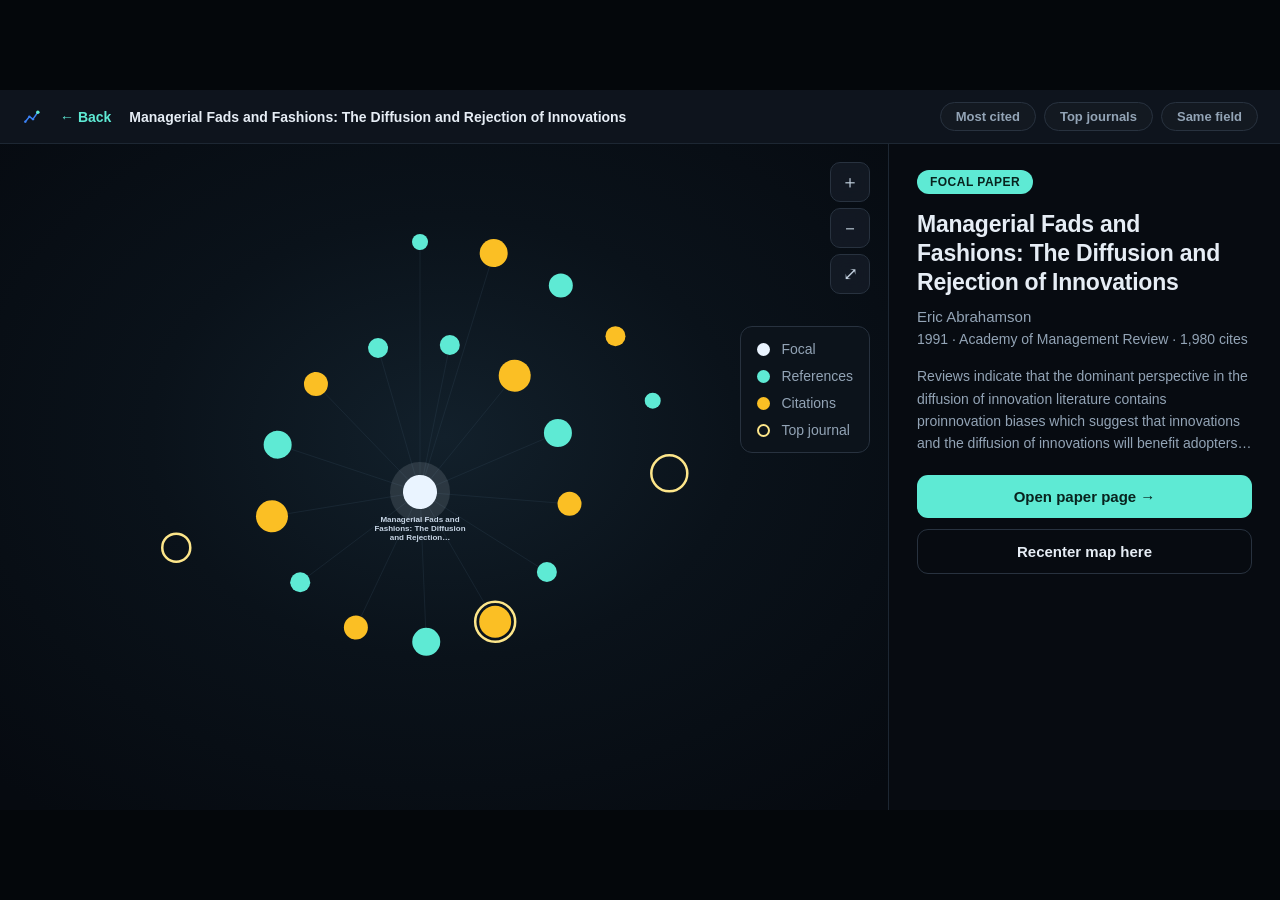
<file: papermap/maptest.html>
<!DOCTYPE html>
<html lang="en">
<head>
<meta charset="UTF-8" />
<meta name="viewport" content="width=device-width, initial-scale=1.0" />
<title>PaperMap — real map (faithful rebuild)</title>
<style>
  :root{
    --bg:#070b11; --panel:#0e141d; --border:#1d2733; --border2:#28323f;
    --text:#e6edf5; --muted:#93a4b6; --faint:#647387;
    --teal:#5eead4; --amber:#fbbf24; --gold:#fde68a; --hl:#6ee7b7; --focal:#eaf4ff;
    --font:-apple-system,BlinkMacSystemFont,"Segoe UI",Roboto,Helvetica,Arial,sans-serif;
  }
  *{box-sizing:border-box;}
  html,body{margin:0;height:100%;background:#04070b;overflow:hidden;}
  body{display:flex;align-items:center;justify-content:center;font-family:var(--font);}
  #fit{position:absolute;left:50%;top:50%;transform-origin:center center;}
  .stage{width:1280px;height:720px;position:relative;overflow:hidden;background:var(--bg);}

  /* header */
  .hdr{position:absolute;left:0;right:0;top:0;height:54px;background:#0e141d;border-bottom:1px solid var(--border);
    display:flex;align-items:center;gap:18px;padding:0 22px;z-index:6;}
  .hdr .lg{width:20px;height:20px;}
  .hdr .back{color:var(--teal);font-size:14px;font-weight:600;}
  .hdr .ttl{color:var(--text);font-size:14px;font-weight:600;white-space:nowrap;overflow:hidden;text-overflow:ellipsis;max-width:560px;}
  .lenses{margin-left:auto;display:flex;gap:8px;}
  .lens{font-size:13px;font-weight:600;color:var(--muted);border:1px solid var(--border2);border-radius:999px;padding:6px 15px;background:rgba(255,255,255,.02);}

  /* canvas + side */
  .canvas{position:absolute;left:0;top:54px;right:392px;bottom:0;overflow:hidden;
    background:radial-gradient(ellipse 72% 72% at 50% 44%,#12202b 0%,#0a121a 46%,#060a10 100%);}
  .canvas svg{width:100%;height:100%;display:block;}
  .edge{stroke:#33485a;stroke-opacity:.28;stroke-width:1;fill:none;transition:stroke .4s,stroke-opacity .4s,stroke-width .4s;}
  .edge.hot{stroke:var(--hl);stroke-opacity:.92;stroke-width:1.8;}
  .nd{transition:opacity .45s ease;}
  .nd.dim{opacity:.14;}
  .focalLabel{fill:#c8d6e6;font:600 8px var(--font);}

  .controls{position:absolute;top:18px;right:18px;display:flex;flex-direction:column;gap:6px;z-index:5;}
  .mc{width:40px;height:40px;border-radius:10px;background:rgba(20,28,38,.85);border:1px solid var(--border2);
    color:#c2d0de;display:flex;align-items:center;justify-content:center;font-size:18px;backdrop-filter:blur(8px);}
  .legend{position:absolute;top:182px;right:18px;background:rgba(14,20,29,.85);border:1px solid var(--border2);border-radius:12px;
    padding:14px 16px;display:flex;flex-direction:column;gap:11px;z-index:5;backdrop-filter:blur(8px);}
  .leg{display:flex;align-items:center;gap:11px;font-size:14px;color:var(--muted);font-weight:500;}
  .leg i{width:13px;height:13px;border-radius:50%;display:block;}
  .leg .f{background:var(--focal);} .leg .r{background:var(--teal);} .leg .c{background:var(--amber);}
  .leg .j{background:transparent;border:2px solid var(--gold);}

  .tip{position:absolute;background:rgba(10,16,24,.94);border:1px solid var(--border2);border-radius:12px;padding:13px 16px;
    max-width:340px;z-index:7;opacity:0;transition:opacity .35s ease;backdrop-filter:blur(8px);}
  .tip .t{color:#eaf4ff;font-size:15px;font-weight:600;line-height:1.3;}
  .tip .m{color:var(--muted);font-size:12px;margin-top:5px;}

  /* side panel */
  .side{position:absolute;top:54px;right:0;bottom:0;width:392px;background:var(--bg);border-left:1px solid var(--border);padding:26px 28px;z-index:5;}
  .role{display:inline-block;background:var(--teal);color:#08231e;font-size:12px;font-weight:700;letter-spacing:.04em;padding:5px 13px;border-radius:999px;text-transform:uppercase;}
  .s-title{color:var(--text);font-size:23px;font-weight:700;line-height:1.25;margin:16px 0 12px;letter-spacing:-.01em;}
  .s-auth{color:var(--muted);font-size:15px;margin-bottom:6px;}
  .s-meta{color:var(--muted);font-size:14px;margin-bottom:18px;}
  .s-abs{color:var(--muted);font-size:14px;line-height:1.6;margin-bottom:20px;}
  .s-open{display:block;text-align:center;background:var(--teal);color:#08231e;font-size:15px;font-weight:700;border-radius:11px;padding:13px;margin-bottom:11px;}
  .s-rec{display:block;text-align:center;background:transparent;color:var(--text);font-size:15px;font-weight:600;border:1px solid var(--border2);border-radius:11px;padding:13px;}
</style>
</head>
<body>
<div id="fit"><div class="stage" id="stage">
  <div class="hdr">
    <svg class="lg" viewBox="0 0 120 120"><path d="M20 88 L44 58 L66 73 L95 31" fill="none" stroke="#3b82f6" stroke-width="9" stroke-linecap="round" stroke-linejoin="round"/><circle cx="20" cy="88" r="7" fill="#3b82f6"/><circle cx="44" cy="58" r="7" fill="#3b82f6"/><circle cx="66" cy="73" r="7" fill="#3b82f6"/><circle cx="95" cy="31" r="10.5" fill="#5eead4"/></svg>
    <span class="back">← Back</span>
    <span class="ttl">Managerial Fads and Fashions: The Diffusion and Rejection of Innovations</span>
    <span class="lenses"><span class="lens">Most cited</span><span class="lens">Top journals</span><span class="lens">Same field</span></span>
  </div>
  <div class="canvas" id="canvas">
    <div class="controls"><div class="mc">＋</div><div class="mc">－</div><div class="mc">⤢</div></div>
    <div class="legend">
      <div class="leg"><i class="f"></i>Focal</div>
      <div class="leg"><i class="r"></i>References</div>
      <div class="leg"><i class="c"></i>Citations</div>
      <div class="leg"><i class="j"></i>Top journal</div>
    </div>
    <div class="tip" id="tip"><div class="t">Technological Discontinuities and Organizational Environments</div><div class="m">1986 · 6,123 citations · A* journal (ABS)</div></div>
  </div>
  <div class="side">
    <span class="role" id="role">Focal paper</span>
    <div class="s-title" id="stitle">Managerial Fads and Fashions: The Diffusion and Rejection of Innovations</div>
    <div class="s-auth" id="sauth">Eric Abrahamson</div>
    <div class="s-meta" id="smeta">1991 · Academy of Management Review · 1,980 cites</div>
    <div class="s-abs" id="sabs">Reviews indicate that the dominant perspective in the diffusion of innovation literature contains proinnovation biases which suggest that innovations and the diffusion of innovations will benefit adopters…</div>
    <a class="s-open">Open paper page →</a>
    <a class="s-rec">Recenter map here</a>
  </div>
</div></div>

<script>
(function(){
  var fit=document.getElementById('fit');
  function resize(){var s=Math.min(window.innerWidth/1280,window.innerHeight/720);fit.style.transform='translate(-50%,-50%) scale('+s+')';}
  window.addEventListener('resize',resize);resize();
  var NS='http://www.w3.org/2000/svg';
  var canvas=document.getElementById('canvas');
  var CW=888,CH=666; // canvas size (right:392 of 1280, top 54)
  var cx=callW()/2-20, cy=CH/2+6;
  function callW(){return CW;}
  cx=420; cy=348;

  var svg=document.createElementNS(NS,'svg');svg.setAttribute('viewBox','0 0 '+CW+' '+CH);
  var gEdges=document.createElementNS(NS,'g'), gNodes=document.createElementNS(NS,'g');
  svg.appendChild(gEdges);svg.appendChild(gNodes);
  canvas.insertBefore(svg,canvas.firstChild);

  // build two concentric rings
  var nodes=[]; // {x,y,role,r,top,el,edge}
  function ring(count,radius,startA){
    for(var i=0;i<count;i++){
      var a=startA+(i/count)*Math.PI*2;
      var x=cx+Math.cos(a)*radius, y=cy+Math.sin(a)*radius;
      var role=(i%2===0)?'ref':'cite';            // alternate teal/amber
      var top=(role==='cite'&&i%5===0);            // a few top-journal
      var r=8+((i*7)%4)*2 + (radius>180?0:2);
      nodes.push({x:x,y:y,role:role,r:r,top:top});
    }
  }
  ring(13,150,-Math.PI/2+0.2);
  ring(21,250,-Math.PI/2);

  // edges focal->node (faint radial spokes)
  nodes.forEach(function(n){var ln=document.createElementNS(NS,'line');
    ln.setAttribute('x1',cx);ln.setAttribute('y1',cy);ln.setAttribute('x2',n.x);ln.setAttribute('y2',n.y);
    ln.setAttribute('class','edge');var len=Math.hypot(n.x-cx,n.y-cy);
    ln.style.strokeDasharray=len;ln.style.strokeDashoffset=len;ln.style.transition='stroke-dashoffset .9s ease';
    gEdges.appendChild(ln);n.edge=ln;});
  // nodes
  nodes.forEach(function(n,k){
    if(n.top){var ring2=document.createElementNS(NS,'circle');ring2.setAttribute('cx',n.x);ring2.setAttribute('cy',n.y);
      ring2.setAttribute('r',n.r+4);ring2.setAttribute('fill','none');ring2.setAttribute('stroke','var(--gold)');ring2.setAttribute('stroke-width','2.5');ring2.setAttribute('class','nd ndr');gNodes.appendChild(ring2);n.ring=ring2;}
    var c=document.createElementNS(NS,'circle');c.setAttribute('cx',n.x);c.setAttribute('cy',n.y);c.setAttribute('r',n.r);
    c.setAttribute('fill',n.role==='ref'?'#5eead4':'#fbbf24');c.setAttribute('class','nd');
    c.style.transformBox='fill-box';c.style.transformOrigin='center';c.style.transform='scale(0)';c.style.transition='transform .55s cubic-bezier(.22,.61,.36,1),opacity .45s';
    gNodes.appendChild(c);n.el=c;});
  // focal
  var halo=document.createElementNS(NS,'circle');halo.setAttribute('cx',cx);halo.setAttribute('cy',cy);halo.setAttribute('r',30);halo.setAttribute('fill','#eaf4ff');halo.setAttribute('opacity','.12');gNodes.appendChild(halo);
  var focal=document.createElementNS(NS,'circle');focal.setAttribute('cx',cx);focal.setAttribute('cy',cy);focal.setAttribute('r',17);focal.setAttribute('fill','#eaf4ff');gNodes.appendChild(focal);
  var lbl=document.createElementNS(NS,'text');lbl.setAttribute('x',cx);lbl.setAttribute('y',cy+30);lbl.setAttribute('text-anchor','middle');lbl.setAttribute('class','focalLabel');
  ['Managerial Fads and','Fashions: The Diffusion','and Rejection…'].forEach(function(t,i){var ts=document.createElementNS(NS,'tspan');ts.setAttribute('x',cx);ts.setAttribute('dy',i?9:0);ts.textContent=t;lbl.appendChild(ts);});
  gNodes.appendChild(lbl);

  // pick the highlight target (a teal node lower-right, like the reference)
  var target=nodes[26]||nodes[20];

  var tip=document.getElementById('tip');
  function focusNode(){
    nodes.forEach(function(n){if(n!==target){n.el.classList.add('dim');if(n.ring)n.ring.classList.add('dim');n.edge.classList.remove('hot');}});
    target.el.classList.remove('dim');target.el.setAttribute('fill','#6ee7b7');target.edge.classList.add('hot');target.edge.style.strokeDashoffset='0';
    // tooltip near target
    tip.style.left=Math.min(target.x+24,520)+'px';tip.style.top=(54+target.y-70)+'px';tip.style.opacity='1';
    // side panel -> reference
    document.getElementById('role').textContent='Reference (cited by focal)';
    document.getElementById('stitle').textContent='Technological Discontinuities and Organizational Environments';
    document.getElementById('sauth').textContent='Michael L. Tushman, Philip C. Anderson';
    document.getElementById('smeta').textContent='1986 · Administrative Science Quarterly · 6,123 cites';
    document.getElementById('sabs').textContent='Argues that technological change unfolds as long periods of incremental advance punctuated by discontinuities that either enhance or destroy existing competence…';
  }
  function reset(){
    nodes.forEach(function(n){n.el.classList.remove('dim');if(n.ring)n.ring.classList.remove('dim');n.edge.classList.remove('hot');n.edge.style.strokeDashoffset=n.edge.style.strokeDasharray;});
    target.el.setAttribute('fill','#5eead4');tip.style.opacity='0';
    document.getElementById('role').textContent='Focal paper';
    document.getElementById('stitle').textContent='Managerial Fads and Fashions: The Diffusion and Rejection of Innovations';
    document.getElementById('sauth').textContent='Eric Abrahamson';
    document.getElementById('smeta').textContent='1991 · Academy of Management Review · 1,980 cites';
    document.getElementById('sabs').textContent='Reviews indicate that the dominant perspective in the diffusion of innovation literature contains proinnovation biases which suggest that innovations and the diffusion of innovations will benefit adopters…';
  }

  function bloom(){
    nodes.forEach(function(n,k){setTimeout(function(){n.el.style.transform='scale(1)';if(n.ring){n.ring.style.transformBox='fill-box';n.ring.style.transformOrigin='center';}},150+k*45);
      setTimeout(function(){n.edge.style.strokeDashoffset='0';},300+k*45);});
  }

  // play loop:  bloom -> hold -> focus -> hold -> reset -> loop
  var qs=new URLSearchParams(location.search);
  function cycle(){
    reset();nodes.forEach(function(n){n.el.style.transform='scale(0)';n.edge.style.strokeDashoffset=n.edge.style.strokeDasharray;});
    setTimeout(bloom,150);
    setTimeout(focusNode,4200);
    setTimeout(function(){if(!qs.has('hold'))cycle();},10500);
  }
  if(qs.get('state')==='focus'){bloom();setTimeout(focusNode,50);}
  else if(qs.get('state')==='overview'){bloom();}
  else cycle();
})();
</script>
</body>
</html>
</file>
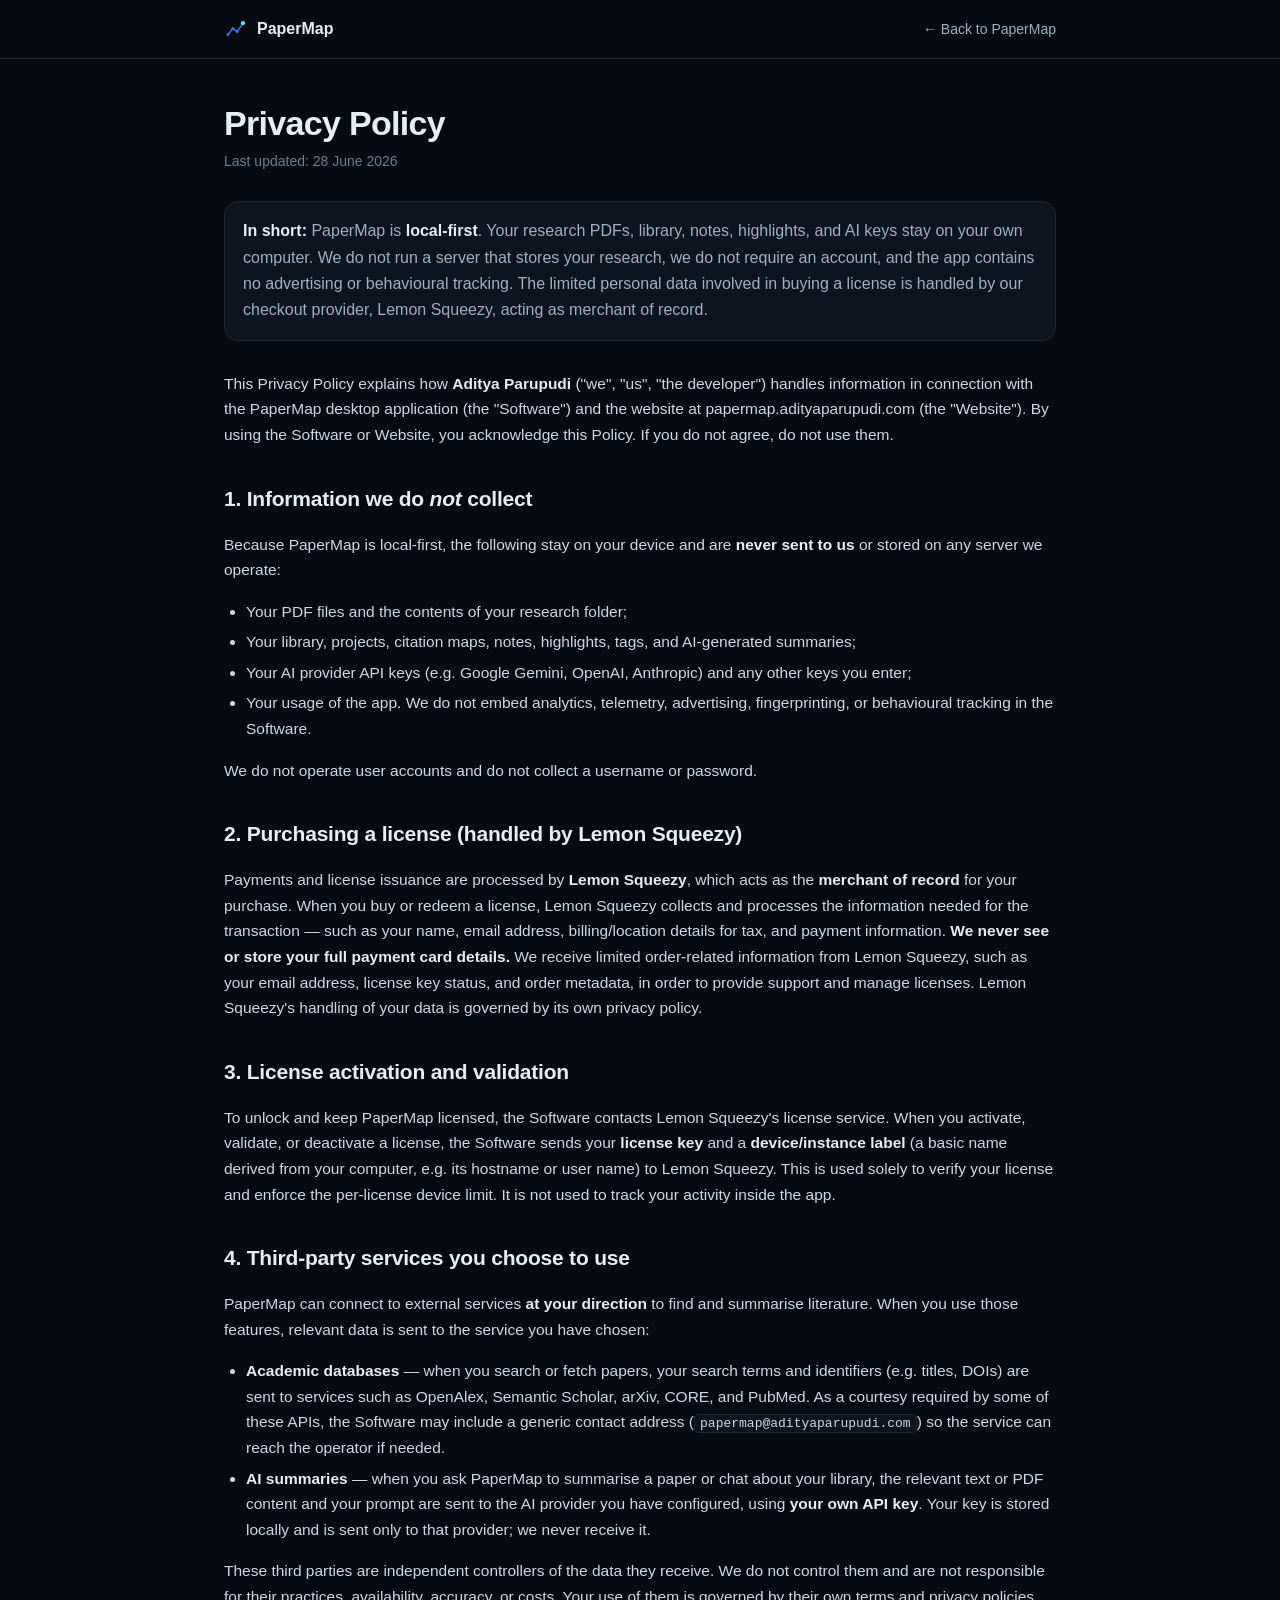
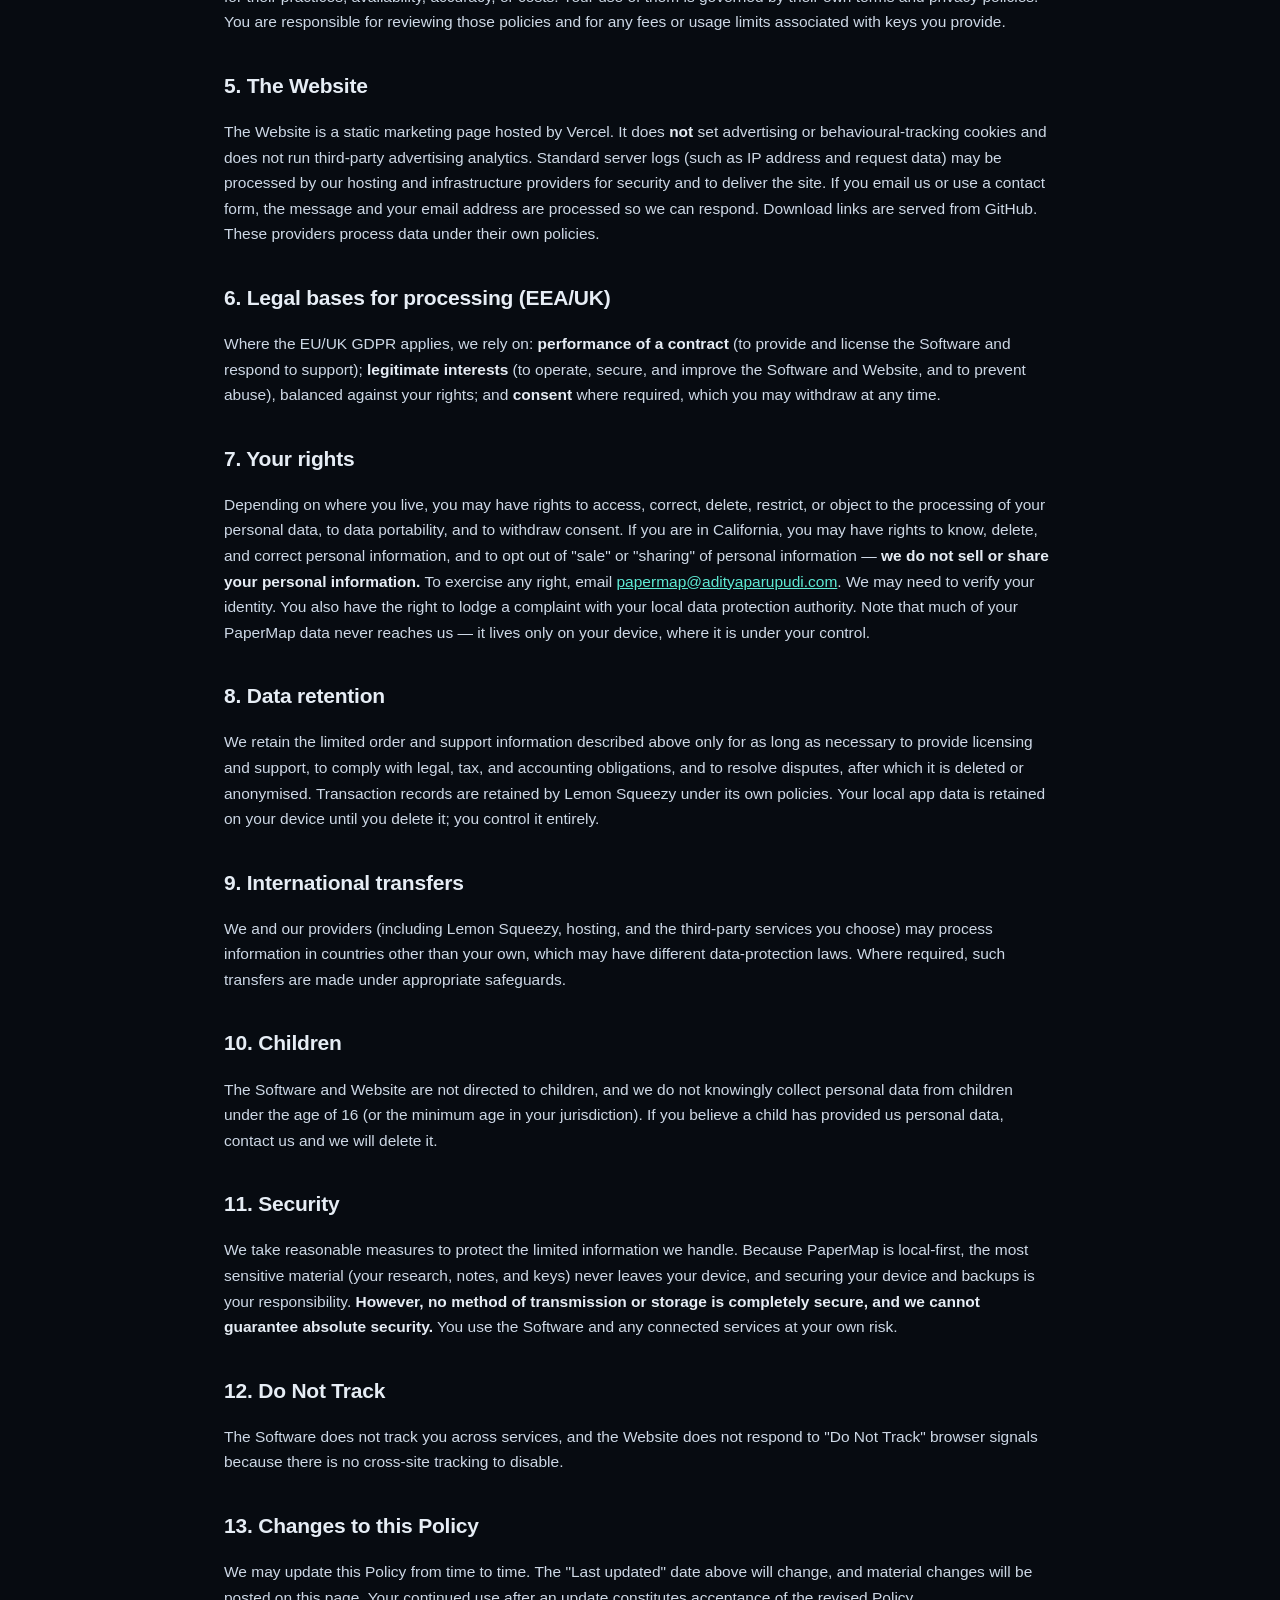
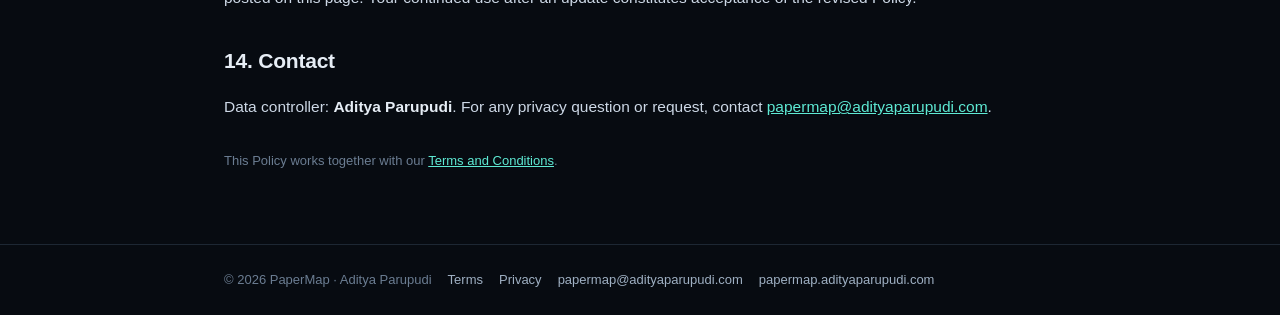
<file: papermap/privacy.html>
<!DOCTYPE html>
<html lang="en">
<head>
  <meta charset="UTF-8" />
  <meta name="viewport" content="width=device-width, initial-scale=1.0" />
  <title>Privacy Policy — PaperMap</title>
  <meta name="description" content="PaperMap Privacy Policy. PaperMap is local-first: your library, notes and PDFs stay on your device." />
  <meta name="robots" content="index,follow" />
  <link rel="canonical" href="https://papermap.adityaparupudi.com/privacy.html" />
  <link rel="icon" type="image/svg+xml" href="data:image/svg+xml,%3Csvg xmlns='http://www.w3.org/2000/svg' viewBox='0 0 120 120'%3E%3Cpath d='M20 88 L44 58 L66 73 L95 31' fill='none' stroke='%233b82f6' stroke-width='8' stroke-linecap='round' stroke-linejoin='round'/%3E%3Ccircle cx='20' cy='88' r='7' fill='%233b82f6'/%3E%3Ccircle cx='44' cy='58' r='7' fill='%233b82f6'/%3E%3Ccircle cx='66' cy='73' r='7' fill='%233b82f6'/%3E%3Ccircle cx='95' cy='31' r='10.5' fill='%235eead4'/%3E%3C/svg%3E" />
  <style>
    :root {
      --bg:#070b11; --bg-soft:#0e141d; --card:#111a25; --border:#1d2733;
      --text:#e6edf5; --muted:#9fb0c3; --faint:#6b7d92; --accent:#3b82f6; --teal:#5eead4; --gold:#fbbf24;
      --font:-apple-system,BlinkMacSystemFont,"Segoe UI",Roboto,Helvetica,Arial,sans-serif;
    }
    *{box-sizing:border-box;} html,body{margin:0;padding:0;}
    body{background:radial-gradient(1200px 600px at 50% -10%,#0d1826 0%,var(--bg) 55%) no-repeat,var(--bg);
      color:var(--text);font-family:var(--font);line-height:1.65;-webkit-font-smoothing:antialiased;}
    a{color:var(--teal);}
    .nav{border-bottom:1px solid var(--border);}
    .nav-row{max-width:880px;margin:0 auto;padding:16px 24px;display:flex;align-items:center;justify-content:space-between;}
    .brand{display:flex;align-items:center;gap:9px;font-weight:700;font-size:16px;color:var(--text);text-decoration:none;}
    .brand svg{width:24px;height:24px;}
    .back{font-size:14px;color:var(--muted);text-decoration:none;}
    main{max-width:880px;margin:0 auto;padding:44px 24px 60px;}
    h1{font-size:34px;line-height:1.2;letter-spacing:-.02em;margin:0 0 6px;}
    .updated{color:var(--faint);font-size:14px;margin:0 0 28px;}
    .lead{color:var(--muted);font-size:16px;background:var(--bg-soft);border:1px solid var(--border);border-radius:14px;padding:16px 18px;margin:0 0 30px;}
    h2{font-size:21px;margin:34px 0 10px;letter-spacing:-.01em;}
    h3{font-size:16px;margin:20px 0 6px;color:var(--text);}
    p,li{color:#cdd8e6;font-size:15.5px;}
    ul{padding-left:22px;} li{margin:5px 0;}
    strong{color:var(--text);}
    .todo{color:var(--gold);font-weight:600;}
    code{background:var(--bg-soft);border:1px solid var(--border);border-radius:5px;padding:1px 5px;font-size:13px;}
    footer{border-top:1px solid var(--border);}
    .foot-row{max-width:880px;margin:0 auto;padding:24px;color:var(--faint);font-size:13px;display:flex;gap:16px;flex-wrap:wrap;}
    footer a{color:var(--muted);text-decoration:none;}
  </style>
</head>
<body>
  <header class="nav"><div class="nav-row">
    <a class="brand" href="/"><svg viewBox="0 0 120 120" fill="none" aria-hidden="true"><path d="M20 88 L44 58 L66 73 L95 31" fill="none" stroke="#3b82f6" stroke-width="7" stroke-linecap="round" stroke-linejoin="round"/><circle cx="20" cy="88" r="7" fill="#3b82f6"/><circle cx="44" cy="58" r="7" fill="#3b82f6"/><circle cx="66" cy="73" r="7" fill="#3b82f6"/><circle cx="95" cy="31" r="10.5" fill="#5eead4"/></svg> PaperMap</a>
    <a class="back" href="/">← Back to PaperMap</a>
  </div></header>

  <main>
    <h1>Privacy Policy</h1>
    <p class="updated">Last updated: 28 June 2026</p>

    <p class="lead"><strong>In short:</strong> PaperMap is <strong>local-first</strong>. Your research PDFs, library, notes, highlights, and AI keys stay on your own computer. We do not run a server that stores your research, we do not require an account, and the app contains no advertising or behavioural tracking. The limited personal data involved in buying a license is handled by our checkout provider, Lemon&nbsp;Squeezy, acting as merchant of record.</p>

    <p>This Privacy Policy explains how <strong>Aditya Parupudi</strong> ("we", "us", "the developer") handles information in connection with the PaperMap desktop application (the "Software") and the website at papermap.adityaparupudi.com (the "Website"). By using the Software or Website, you acknowledge this Policy. If you do not agree, do not use them.</p>

    <h2>1. Information we do <em>not</em> collect</h2>
    <p>Because PaperMap is local-first, the following stay on your device and are <strong>never sent to us</strong> or stored on any server we operate:</p>
    <ul>
      <li>Your PDF files and the contents of your research folder;</li>
      <li>Your library, projects, citation maps, notes, highlights, tags, and AI-generated summaries;</li>
      <li>Your AI provider API keys (e.g. Google Gemini, OpenAI, Anthropic) and any other keys you enter;</li>
      <li>Your usage of the app. We do not embed analytics, telemetry, advertising, fingerprinting, or behavioural tracking in the Software.</li>
    </ul>
    <p>We do not operate user accounts and do not collect a username or password.</p>

    <h2>2. Purchasing a license (handled by Lemon Squeezy)</h2>
    <p>Payments and license issuance are processed by <strong>Lemon Squeezy</strong>, which acts as the <strong>merchant of record</strong> for your purchase. When you buy or redeem a license, Lemon Squeezy collects and processes the information needed for the transaction — such as your name, email address, billing/location details for tax, and payment information. <strong>We never see or store your full payment card details.</strong> We receive limited order-related information from Lemon Squeezy, such as your email address, license key status, and order metadata, in order to provide support and manage licenses. Lemon Squeezy's handling of your data is governed by its own privacy policy.</p>

    <h2>3. License activation and validation</h2>
    <p>To unlock and keep PaperMap licensed, the Software contacts Lemon Squeezy's license service. When you activate, validate, or deactivate a license, the Software sends your <strong>license key</strong> and a <strong>device/instance label</strong> (a basic name derived from your computer, e.g. its hostname or user name) to Lemon Squeezy. This is used solely to verify your license and enforce the per-license device limit. It is not used to track your activity inside the app.</p>

    <h2>4. Third-party services you choose to use</h2>
    <p>PaperMap can connect to external services <strong>at your direction</strong> to find and summarise literature. When you use those features, relevant data is sent to the service you have chosen:</p>
    <ul>
      <li><strong>Academic databases</strong> — when you search or fetch papers, your search terms and identifiers (e.g. titles, DOIs) are sent to services such as OpenAlex, Semantic Scholar, arXiv, CORE, and PubMed. As a courtesy required by some of these APIs, the Software may include a generic contact address (<code>papermap@adityaparupudi.com</code>) so the service can reach the operator if needed.</li>
      <li><strong>AI summaries</strong> — when you ask PaperMap to summarise a paper or chat about your library, the relevant text or PDF content and your prompt are sent to the AI provider you have configured, using <strong>your own API key</strong>. Your key is stored locally and is sent only to that provider; we never receive it.</li>
    </ul>
    <p>These third parties are independent controllers of the data they receive. We do not control them and are not responsible for their practices, availability, accuracy, or costs. Your use of them is governed by their own terms and privacy policies. You are responsible for reviewing those policies and for any fees or usage limits associated with keys you provide.</p>

    <h2>5. The Website</h2>
    <p>The Website is a static marketing page hosted by Vercel. It does <strong>not</strong> set advertising or behavioural-tracking cookies and does not run third-party advertising analytics. Standard server logs (such as IP address and request data) may be processed by our hosting and infrastructure providers for security and to deliver the site. If you email us or use a contact form, the message and your email address are processed so we can respond. Download links are served from GitHub. These providers process data under their own policies.</p>

    <h2>6. Legal bases for processing (EEA/UK)</h2>
    <p>Where the EU/UK GDPR applies, we rely on: <strong>performance of a contract</strong> (to provide and license the Software and respond to support); <strong>legitimate interests</strong> (to operate, secure, and improve the Software and Website, and to prevent abuse), balanced against your rights; and <strong>consent</strong> where required, which you may withdraw at any time.</p>

    <h2>7. Your rights</h2>
    <p>Depending on where you live, you may have rights to access, correct, delete, restrict, or object to the processing of your personal data, to data portability, and to withdraw consent. If you are in California, you may have rights to know, delete, and correct personal information, and to opt out of "sale" or "sharing" of personal information — <strong>we do not sell or share your personal information.</strong> To exercise any right, email <a href="mailto:papermap@adityaparupudi.com">papermap@adityaparupudi.com</a>. We may need to verify your identity. You also have the right to lodge a complaint with your local data protection authority. Note that much of your PaperMap data never reaches us — it lives only on your device, where it is under your control.</p>

    <h2>8. Data retention</h2>
    <p>We retain the limited order and support information described above only for as long as necessary to provide licensing and support, to comply with legal, tax, and accounting obligations, and to resolve disputes, after which it is deleted or anonymised. Transaction records are retained by Lemon Squeezy under its own policies. Your local app data is retained on your device until you delete it; you control it entirely.</p>

    <h2>9. International transfers</h2>
    <p>We and our providers (including Lemon Squeezy, hosting, and the third-party services you choose) may process information in countries other than your own, which may have different data-protection laws. Where required, such transfers are made under appropriate safeguards.</p>

    <h2>10. Children</h2>
    <p>The Software and Website are not directed to children, and we do not knowingly collect personal data from children under the age of 16 (or the minimum age in your jurisdiction). If you believe a child has provided us personal data, contact us and we will delete it.</p>

    <h2>11. Security</h2>
    <p>We take reasonable measures to protect the limited information we handle. Because PaperMap is local-first, the most sensitive material (your research, notes, and keys) never leaves your device, and securing your device and backups is your responsibility. <strong>However, no method of transmission or storage is completely secure, and we cannot guarantee absolute security.</strong> You use the Software and any connected services at your own risk.</p>

    <h2>12. Do Not Track</h2>
    <p>The Software does not track you across services, and the Website does not respond to "Do Not Track" browser signals because there is no cross-site tracking to disable.</p>

    <h2>13. Changes to this Policy</h2>
    <p>We may update this Policy from time to time. The "Last updated" date above will change, and material changes will be posted on this page. Your continued use after an update constitutes acceptance of the revised Policy.</p>

    <h2>14. Contact</h2>
    <p>Data controller: <strong>Aditya Parupudi</strong>. For any privacy question or request, contact <a href="mailto:papermap@adityaparupudi.com">papermap@adityaparupudi.com</a>.</p>

    <p style="color:var(--faint);font-size:13px;margin-top:30px;">This Policy works together with our <a href="/terms.html">Terms and Conditions</a>.</p>
  </main>

  <footer><div class="foot-row">
    <span>© 2026 PaperMap · Aditya Parupudi</span>
    <a href="/terms.html">Terms</a>
    <a href="/privacy.html">Privacy</a>
    <a href="mailto:papermap@adityaparupudi.com">papermap@adityaparupudi.com</a>
    <a href="/">papermap.adityaparupudi.com</a>
  </div></footer>
</body>
</html>
</file>
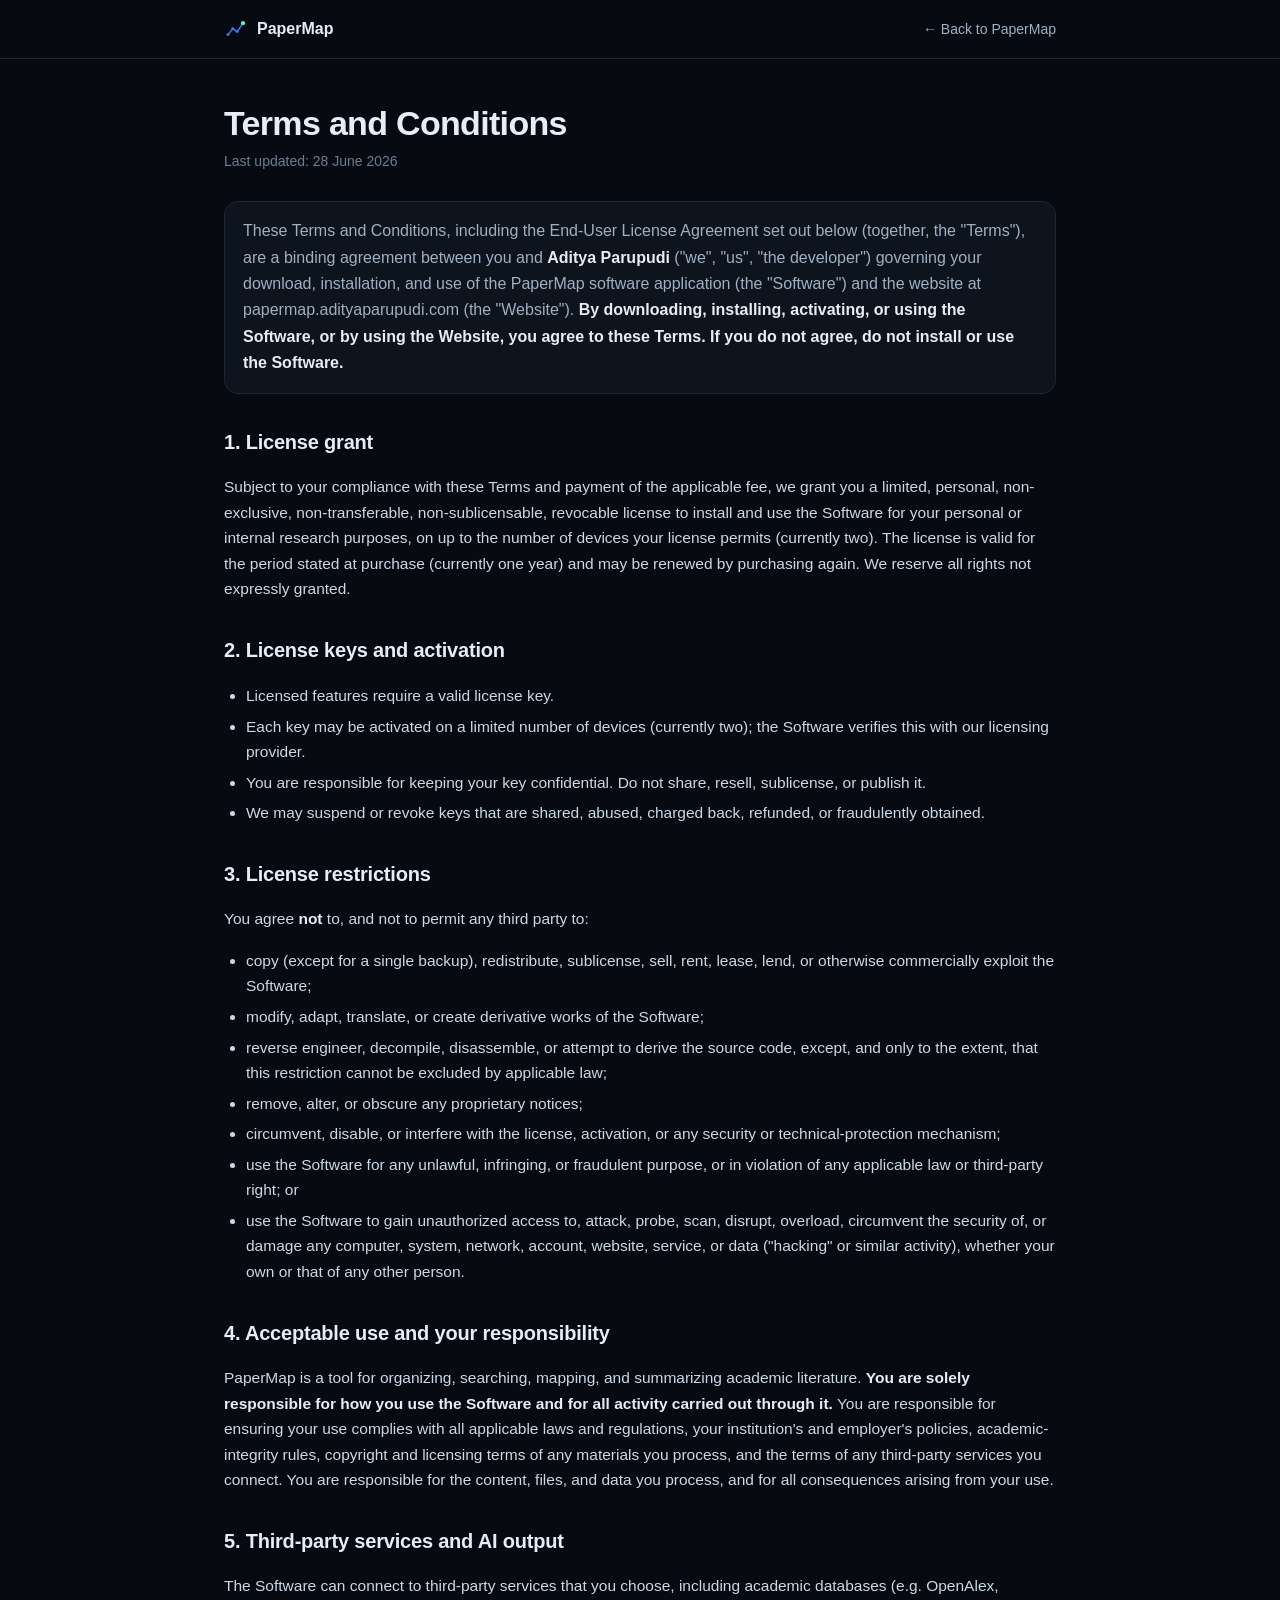
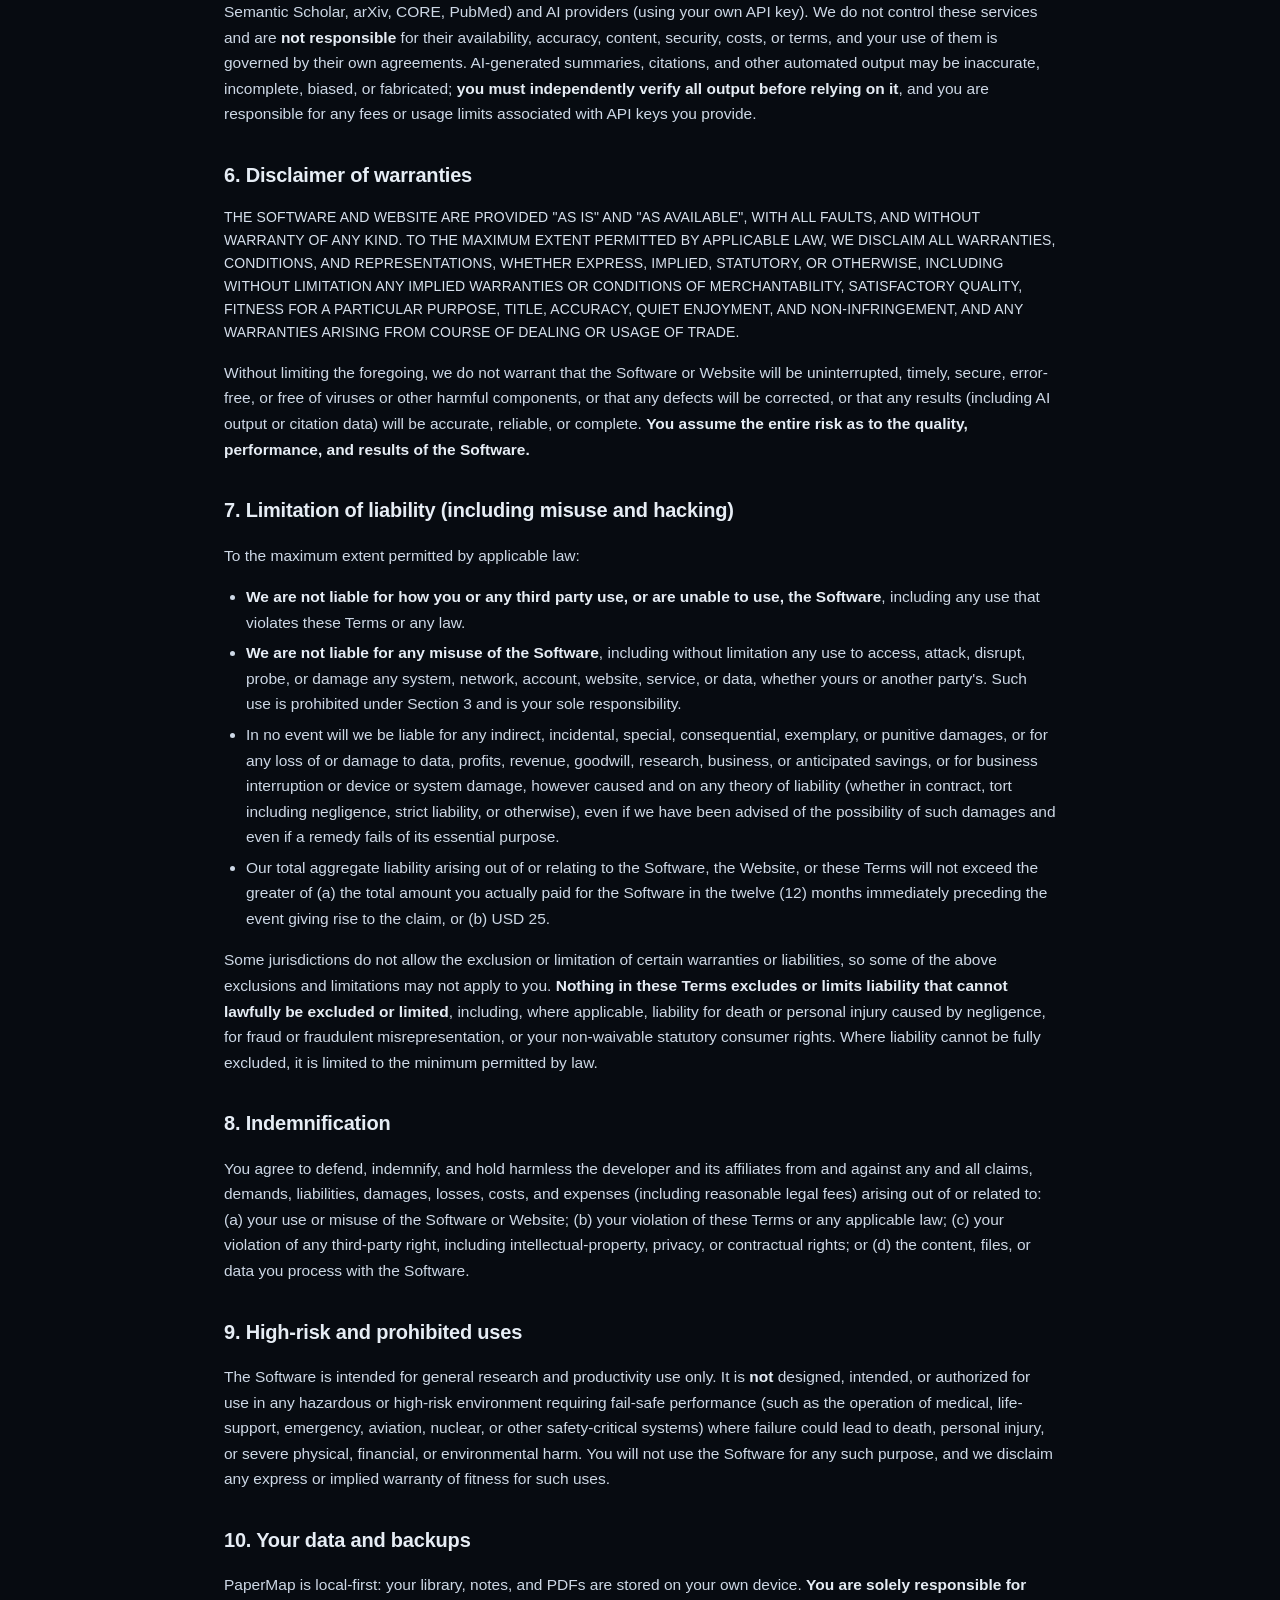
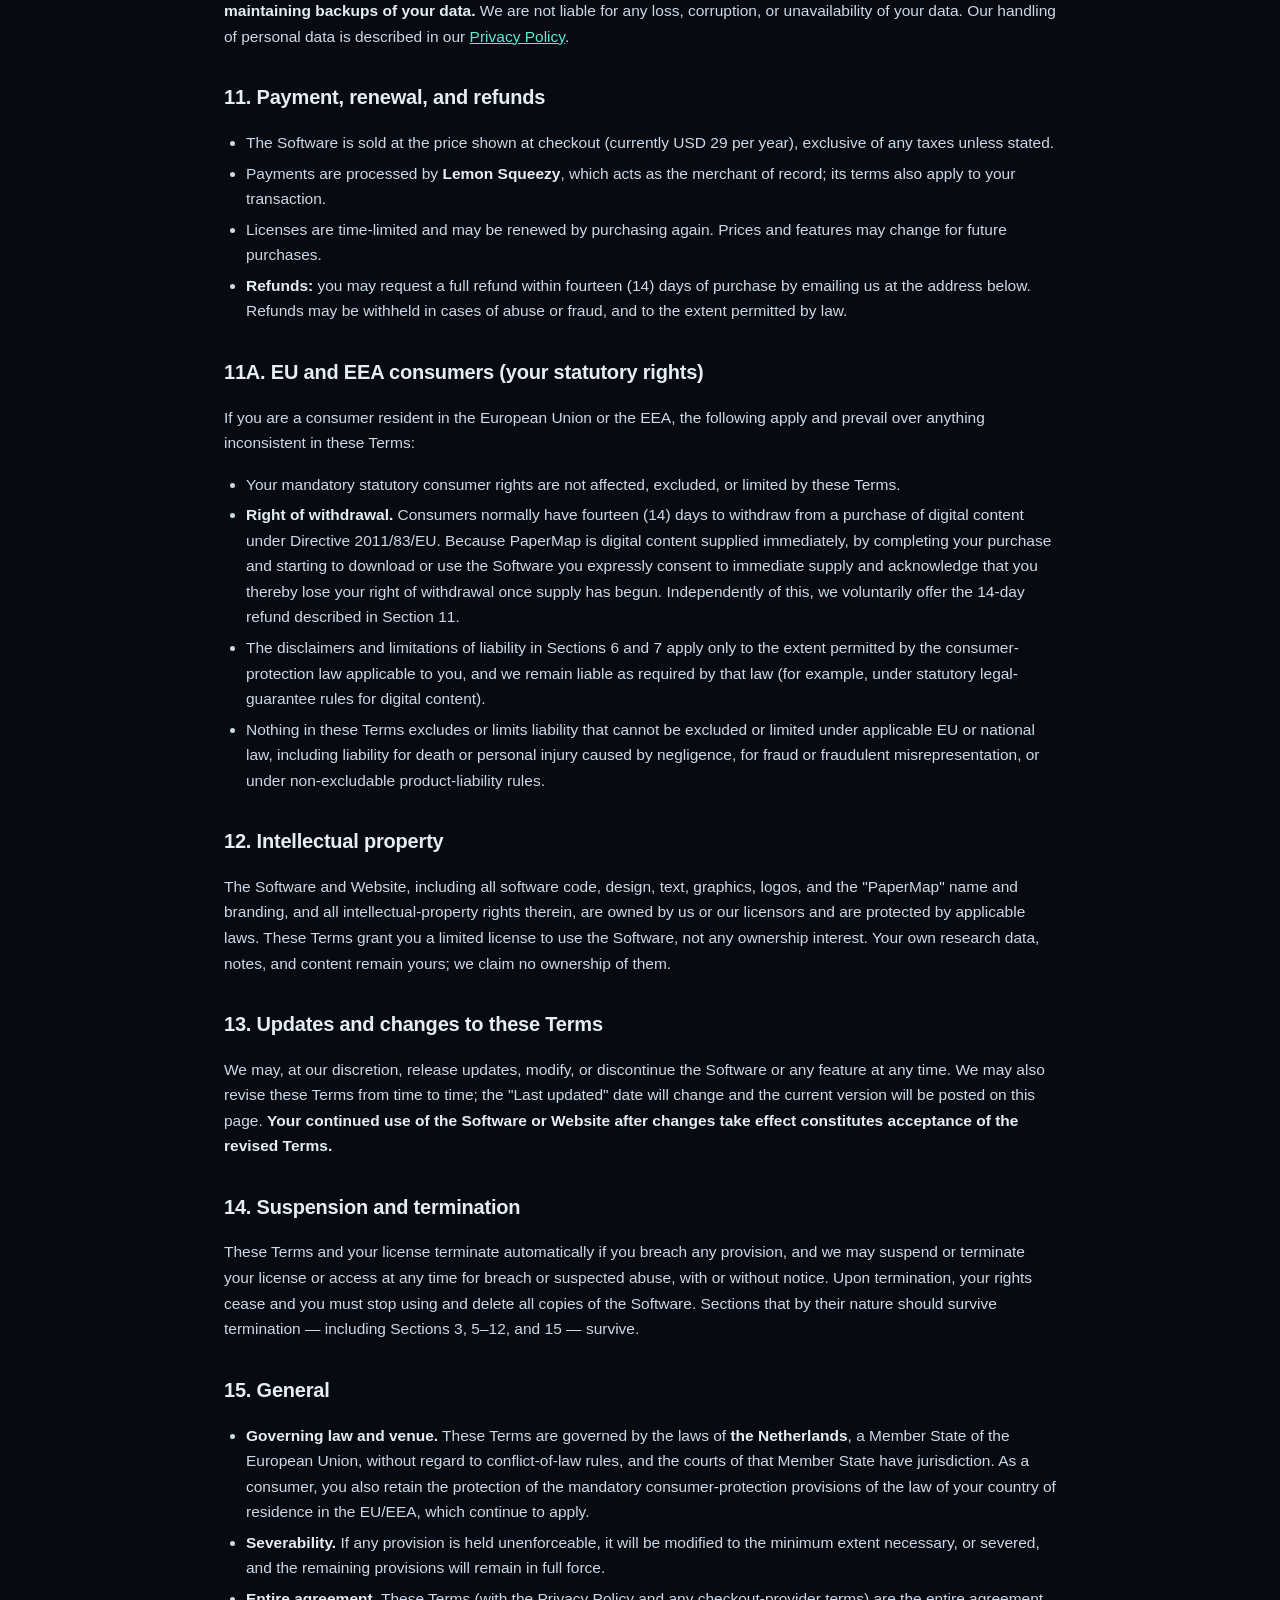
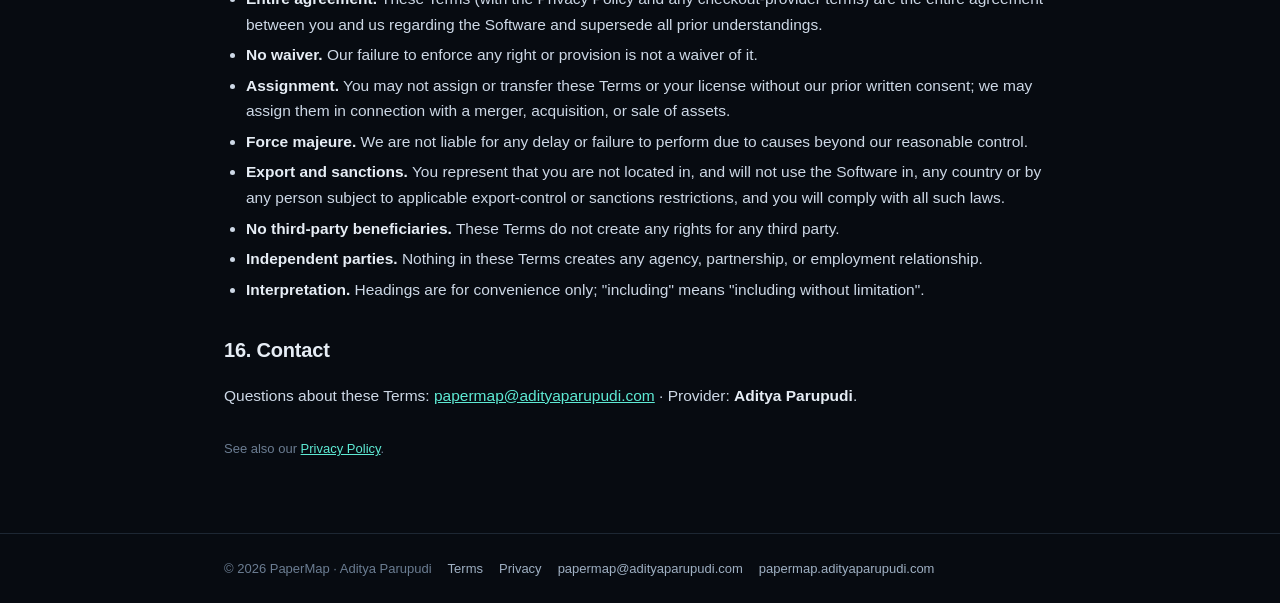
<file: papermap/terms.html>
<!DOCTYPE html>
<html lang="en">
<head>
  <meta charset="UTF-8" />
  <meta name="viewport" content="width=device-width, initial-scale=1.0" />
  <title>Terms and Conditions — PaperMap</title>
  <meta name="description" content="PaperMap Terms and Conditions / End-User License Agreement." />
  <meta name="robots" content="index,follow" />
  <link rel="canonical" href="https://papermap.adityaparupudi.com/terms.html" />
  <link rel="icon" type="image/svg+xml" href="data:image/svg+xml,%3Csvg xmlns='http://www.w3.org/2000/svg' viewBox='0 0 120 120'%3E%3Cpath d='M20 88 L44 58 L66 73 L95 31' fill='none' stroke='%233b82f6' stroke-width='8' stroke-linecap='round' stroke-linejoin='round'/%3E%3Ccircle cx='20' cy='88' r='7' fill='%233b82f6'/%3E%3Ccircle cx='44' cy='58' r='7' fill='%233b82f6'/%3E%3Ccircle cx='66' cy='73' r='7' fill='%235eead4'/%3E%3C/svg%3E" />
  <style>
    :root {
      --bg:#070b11; --bg-soft:#0e141d; --card:#111a25; --border:#1d2733;
      --text:#e6edf5; --muted:#9fb0c3; --faint:#6b7d92; --accent:#3b82f6; --teal:#5eead4; --gold:#fbbf24;
      --font:-apple-system,BlinkMacSystemFont,"Segoe UI",Roboto,Helvetica,Arial,sans-serif;
    }
    *{box-sizing:border-box;} html,body{margin:0;padding:0;}
    body{background:radial-gradient(1200px 600px at 50% -10%,#0d1826 0%,var(--bg) 55%) no-repeat,var(--bg);
      color:var(--text);font-family:var(--font);line-height:1.65;-webkit-font-smoothing:antialiased;}
    a{color:var(--teal);}
    .nav{border-bottom:1px solid var(--border);}
    .nav-row{max-width:880px;margin:0 auto;padding:16px 24px;display:flex;align-items:center;justify-content:space-between;}
    .brand{display:flex;align-items:center;gap:9px;font-weight:700;font-size:16px;color:var(--text);text-decoration:none;}
    .brand svg{width:24px;height:24px;}
    .back{font-size:14px;color:var(--muted);text-decoration:none;}
    main{max-width:880px;margin:0 auto;padding:44px 24px 60px;}
    h1{font-size:34px;line-height:1.2;letter-spacing:-.02em;margin:0 0 6px;}
    .updated{color:var(--faint);font-size:14px;margin:0 0 28px;}
    .lead{color:var(--muted);font-size:16px;background:var(--bg-soft);border:1px solid var(--border);border-radius:14px;padding:16px 18px;margin:0 0 30px;}
    h2{font-size:20px;margin:32px 0 9px;letter-spacing:-.01em;}
    p,li{color:#cdd8e6;font-size:15.5px;}
    ul{padding-left:22px;} li{margin:5px 0;}
    strong{color:var(--text);}
    .caps{text-transform:uppercase;font-size:14px;letter-spacing:.01em;color:#d7e1ee;}
    .todo{color:var(--gold);font-weight:600;}
    code{background:var(--bg-soft);border:1px solid var(--border);border-radius:5px;padding:1px 5px;font-size:13px;}
    footer{border-top:1px solid var(--border);}
    .foot-row{max-width:880px;margin:0 auto;padding:24px;color:var(--faint);font-size:13px;display:flex;gap:16px;flex-wrap:wrap;}
    footer a{color:var(--muted);text-decoration:none;}
  </style>
</head>
<body>
  <header class="nav"><div class="nav-row">
    <a class="brand" href="/"><svg viewBox="0 0 120 120" fill="none" aria-hidden="true"><path d="M20 88 L44 58 L66 73 L95 31" fill="none" stroke="#3b82f6" stroke-width="7" stroke-linecap="round" stroke-linejoin="round"/><circle cx="20" cy="88" r="7" fill="#3b82f6"/><circle cx="44" cy="58" r="7" fill="#3b82f6"/><circle cx="66" cy="73" r="7" fill="#3b82f6"/><circle cx="95" cy="31" r="10.5" fill="#5eead4"/></svg> PaperMap</a>
    <a class="back" href="/">← Back to PaperMap</a>
  </div></header>

  <main>
    <h1>Terms and Conditions</h1>
    <p class="updated">Last updated: 28 June 2026</p>

    <p class="lead">These Terms and Conditions, including the End-User License Agreement set out below (together, the "Terms"), are a binding agreement between you and <strong>Aditya Parupudi</strong> ("we", "us", "the developer") governing your download, installation, and use of the PaperMap software application (the "Software") and the website at papermap.adityaparupudi.com (the "Website"). <strong>By downloading, installing, activating, or using the Software, or by using the Website, you agree to these Terms. If you do not agree, do not install or use the Software.</strong></p>

    <h2>1. License grant</h2>
    <p>Subject to your compliance with these Terms and payment of the applicable fee, we grant you a limited, personal, non-exclusive, non-transferable, non-sublicensable, revocable license to install and use the Software for your personal or internal research purposes, on up to the number of devices your license permits (currently two). The license is valid for the period stated at purchase (currently one year) and may be renewed by purchasing again. We reserve all rights not expressly granted.</p>

    <h2>2. License keys and activation</h2>
    <ul>
      <li>Licensed features require a valid license key.</li>
      <li>Each key may be activated on a limited number of devices (currently two); the Software verifies this with our licensing provider.</li>
      <li>You are responsible for keeping your key confidential. Do not share, resell, sublicense, or publish it.</li>
      <li>We may suspend or revoke keys that are shared, abused, charged back, refunded, or fraudulently obtained.</li>
    </ul>

    <h2>3. License restrictions</h2>
    <p>You agree <strong>not</strong> to, and not to permit any third party to:</p>
    <ul>
      <li>copy (except for a single backup), redistribute, sublicense, sell, rent, lease, lend, or otherwise commercially exploit the Software;</li>
      <li>modify, adapt, translate, or create derivative works of the Software;</li>
      <li>reverse engineer, decompile, disassemble, or attempt to derive the source code, except, and only to the extent, that this restriction cannot be excluded by applicable law;</li>
      <li>remove, alter, or obscure any proprietary notices;</li>
      <li>circumvent, disable, or interfere with the license, activation, or any security or technical-protection mechanism;</li>
      <li>use the Software for any unlawful, infringing, or fraudulent purpose, or in violation of any applicable law or third-party right; or</li>
      <li>use the Software to gain unauthorized access to, attack, probe, scan, disrupt, overload, circumvent the security of, or damage any computer, system, network, account, website, service, or data ("hacking" or similar activity), whether your own or that of any other person.</li>
    </ul>

    <h2>4. Acceptable use and your responsibility</h2>
    <p>PaperMap is a tool for organizing, searching, mapping, and summarizing academic literature. <strong>You are solely responsible for how you use the Software and for all activity carried out through it.</strong> You are responsible for ensuring your use complies with all applicable laws and regulations, your institution's and employer's policies, academic-integrity rules, copyright and licensing terms of any materials you process, and the terms of any third-party services you connect. You are responsible for the content, files, and data you process, and for all consequences arising from your use.</p>

    <h2>5. Third-party services and AI output</h2>
    <p>The Software can connect to third-party services that you choose, including academic databases (e.g. OpenAlex, Semantic Scholar, arXiv, CORE, PubMed) and AI providers (using your own API key). We do not control these services and are <strong>not responsible</strong> for their availability, accuracy, content, security, costs, or terms, and your use of them is governed by their own agreements. AI-generated summaries, citations, and other automated output may be inaccurate, incomplete, biased, or fabricated; <strong>you must independently verify all output before relying on it</strong>, and you are responsible for any fees or usage limits associated with API keys you provide.</p>

    <h2>6. Disclaimer of warranties</h2>
    <p class="caps">The software and website are provided "as is" and "as available", with all faults, and without warranty of any kind. To the maximum extent permitted by applicable law, we disclaim all warranties, conditions, and representations, whether express, implied, statutory, or otherwise, including without limitation any implied warranties or conditions of merchantability, satisfactory quality, fitness for a particular purpose, title, accuracy, quiet enjoyment, and non-infringement, and any warranties arising from course of dealing or usage of trade.</p>
    <p>Without limiting the foregoing, we do not warrant that the Software or Website will be uninterrupted, timely, secure, error-free, or free of viruses or other harmful components, or that any defects will be corrected, or that any results (including AI output or citation data) will be accurate, reliable, or complete. <strong>You assume the entire risk as to the quality, performance, and results of the Software.</strong></p>

    <h2>7. Limitation of liability (including misuse and hacking)</h2>
    <p>To the maximum extent permitted by applicable law:</p>
    <ul>
      <li><strong>We are not liable for how you or any third party use, or are unable to use, the Software</strong>, including any use that violates these Terms or any law.</li>
      <li><strong>We are not liable for any misuse of the Software</strong>, including without limitation any use to access, attack, disrupt, probe, or damage any system, network, account, website, service, or data, whether yours or another party's. Such use is prohibited under Section 3 and is your sole responsibility.</li>
      <li>In no event will we be liable for any indirect, incidental, special, consequential, exemplary, or punitive damages, or for any loss of or damage to data, profits, revenue, goodwill, research, business, or anticipated savings, or for business interruption or device or system damage, however caused and on any theory of liability (whether in contract, tort including negligence, strict liability, or otherwise), even if we have been advised of the possibility of such damages and even if a remedy fails of its essential purpose.</li>
      <li>Our total aggregate liability arising out of or relating to the Software, the Website, or these Terms will not exceed the greater of (a) the total amount you actually paid for the Software in the twelve (12) months immediately preceding the event giving rise to the claim, or (b) USD&nbsp;25.</li>
    </ul>
    <p>Some jurisdictions do not allow the exclusion or limitation of certain warranties or liabilities, so some of the above exclusions and limitations may not apply to you. <strong>Nothing in these Terms excludes or limits liability that cannot lawfully be excluded or limited</strong>, including, where applicable, liability for death or personal injury caused by negligence, for fraud or fraudulent misrepresentation, or your non-waivable statutory consumer rights. Where liability cannot be fully excluded, it is limited to the minimum permitted by law.</p>

    <h2>8. Indemnification</h2>
    <p>You agree to defend, indemnify, and hold harmless the developer and its affiliates from and against any and all claims, demands, liabilities, damages, losses, costs, and expenses (including reasonable legal fees) arising out of or related to: (a) your use or misuse of the Software or Website; (b) your violation of these Terms or any applicable law; (c) your violation of any third-party right, including intellectual-property, privacy, or contractual rights; or (d) the content, files, or data you process with the Software.</p>

    <h2>9. High-risk and prohibited uses</h2>
    <p>The Software is intended for general research and productivity use only. It is <strong>not</strong> designed, intended, or authorized for use in any hazardous or high-risk environment requiring fail-safe performance (such as the operation of medical, life-support, emergency, aviation, nuclear, or other safety-critical systems) where failure could lead to death, personal injury, or severe physical, financial, or environmental harm. You will not use the Software for any such purpose, and we disclaim any express or implied warranty of fitness for such uses.</p>

    <h2>10. Your data and backups</h2>
    <p>PaperMap is local-first: your library, notes, and PDFs are stored on your own device. <strong>You are solely responsible for maintaining backups of your data.</strong> We are not liable for any loss, corruption, or unavailability of your data. Our handling of personal data is described in our <a href="/privacy.html">Privacy Policy</a>.</p>

    <h2>11. Payment, renewal, and refunds</h2>
    <ul>
      <li>The Software is sold at the price shown at checkout (currently USD&nbsp;29 per year), exclusive of any taxes unless stated.</li>
      <li>Payments are processed by <strong>Lemon Squeezy</strong>, which acts as the merchant of record; its terms also apply to your transaction.</li>
      <li>Licenses are time-limited and may be renewed by purchasing again. Prices and features may change for future purchases.</li>
      <li><strong>Refunds:</strong> you may request a full refund within fourteen (14) days of purchase by emailing us at the address below. Refunds may be withheld in cases of abuse or fraud, and to the extent permitted by law.</li>
    </ul>

    <h2>11A. EU and EEA consumers (your statutory rights)</h2>
    <p>If you are a consumer resident in the European Union or the EEA, the following apply and prevail over anything inconsistent in these Terms:</p>
    <ul>
      <li>Your mandatory statutory consumer rights are not affected, excluded, or limited by these Terms.</li>
      <li><strong>Right of withdrawal.</strong> Consumers normally have fourteen (14) days to withdraw from a purchase of digital content under Directive 2011/83/EU. Because PaperMap is digital content supplied immediately, by completing your purchase and starting to download or use the Software you expressly consent to immediate supply and acknowledge that you thereby lose your right of withdrawal once supply has begun. Independently of this, we voluntarily offer the 14-day refund described in Section 11.</li>
      <li>The disclaimers and limitations of liability in Sections 6 and 7 apply only to the extent permitted by the consumer-protection law applicable to you, and we remain liable as required by that law (for example, under statutory legal-guarantee rules for digital content).</li>
      <li>Nothing in these Terms excludes or limits liability that cannot be excluded or limited under applicable EU or national law, including liability for death or personal injury caused by negligence, for fraud or fraudulent misrepresentation, or under non-excludable product-liability rules.</li>
    </ul>

    <h2>12. Intellectual property</h2>
    <p>The Software and Website, including all software code, design, text, graphics, logos, and the "PaperMap" name and branding, and all intellectual-property rights therein, are owned by us or our licensors and are protected by applicable laws. These Terms grant you a limited license to use the Software, not any ownership interest. Your own research data, notes, and content remain yours; we claim no ownership of them.</p>

    <h2>13. Updates and changes to these Terms</h2>
    <p>We may, at our discretion, release updates, modify, or discontinue the Software or any feature at any time. We may also revise these Terms from time to time; the "Last updated" date will change and the current version will be posted on this page. <strong>Your continued use of the Software or Website after changes take effect constitutes acceptance of the revised Terms.</strong></p>

    <h2>14. Suspension and termination</h2>
    <p>These Terms and your license terminate automatically if you breach any provision, and we may suspend or terminate your license or access at any time for breach or suspected abuse, with or without notice. Upon termination, your rights cease and you must stop using and delete all copies of the Software. Sections that by their nature should survive termination — including Sections 3, 5–12, and 15 — survive.</p>

    <h2>15. General</h2>
    <ul>
      <li><strong>Governing law and venue.</strong> These Terms are governed by the laws of <strong>the Netherlands</strong>, a Member State of the European Union, without regard to conflict-of-law rules, and the courts of that Member State have jurisdiction. As a consumer, you also retain the protection of the mandatory consumer-protection provisions of the law of your country of residence in the EU/EEA, which continue to apply.</li>
      <li><strong>Severability.</strong> If any provision is held unenforceable, it will be modified to the minimum extent necessary, or severed, and the remaining provisions will remain in full force.</li>
      <li><strong>Entire agreement.</strong> These Terms (with the Privacy Policy and any checkout-provider terms) are the entire agreement between you and us regarding the Software and supersede all prior understandings.</li>
      <li><strong>No waiver.</strong> Our failure to enforce any right or provision is not a waiver of it.</li>
      <li><strong>Assignment.</strong> You may not assign or transfer these Terms or your license without our prior written consent; we may assign them in connection with a merger, acquisition, or sale of assets.</li>
      <li><strong>Force majeure.</strong> We are not liable for any delay or failure to perform due to causes beyond our reasonable control.</li>
      <li><strong>Export and sanctions.</strong> You represent that you are not located in, and will not use the Software in, any country or by any person subject to applicable export-control or sanctions restrictions, and you will comply with all such laws.</li>
      <li><strong>No third-party beneficiaries.</strong> These Terms do not create any rights for any third party.</li>
      <li><strong>Independent parties.</strong> Nothing in these Terms creates any agency, partnership, or employment relationship.</li>
      <li><strong>Interpretation.</strong> Headings are for convenience only; "including" means "including without limitation".</li>
    </ul>

    <h2>16. Contact</h2>
    <p>Questions about these Terms: <a href="mailto:papermap@adityaparupudi.com">papermap@adityaparupudi.com</a> · Provider: <strong>Aditya Parupudi</strong>.</p>

    <p style="color:var(--faint);font-size:13px;margin-top:30px;">See also our <a href="/privacy.html">Privacy Policy</a>.</p>
  </main>

  <footer><div class="foot-row">
    <span>© 2026 PaperMap · Aditya Parupudi</span>
    <a href="/terms.html">Terms</a>
    <a href="/privacy.html">Privacy</a>
    <a href="mailto:papermap@adityaparupudi.com">papermap@adityaparupudi.com</a>
    <a href="/">papermap.adityaparupudi.com</a>
  </div></footer>
</body>
</html>
</file>
